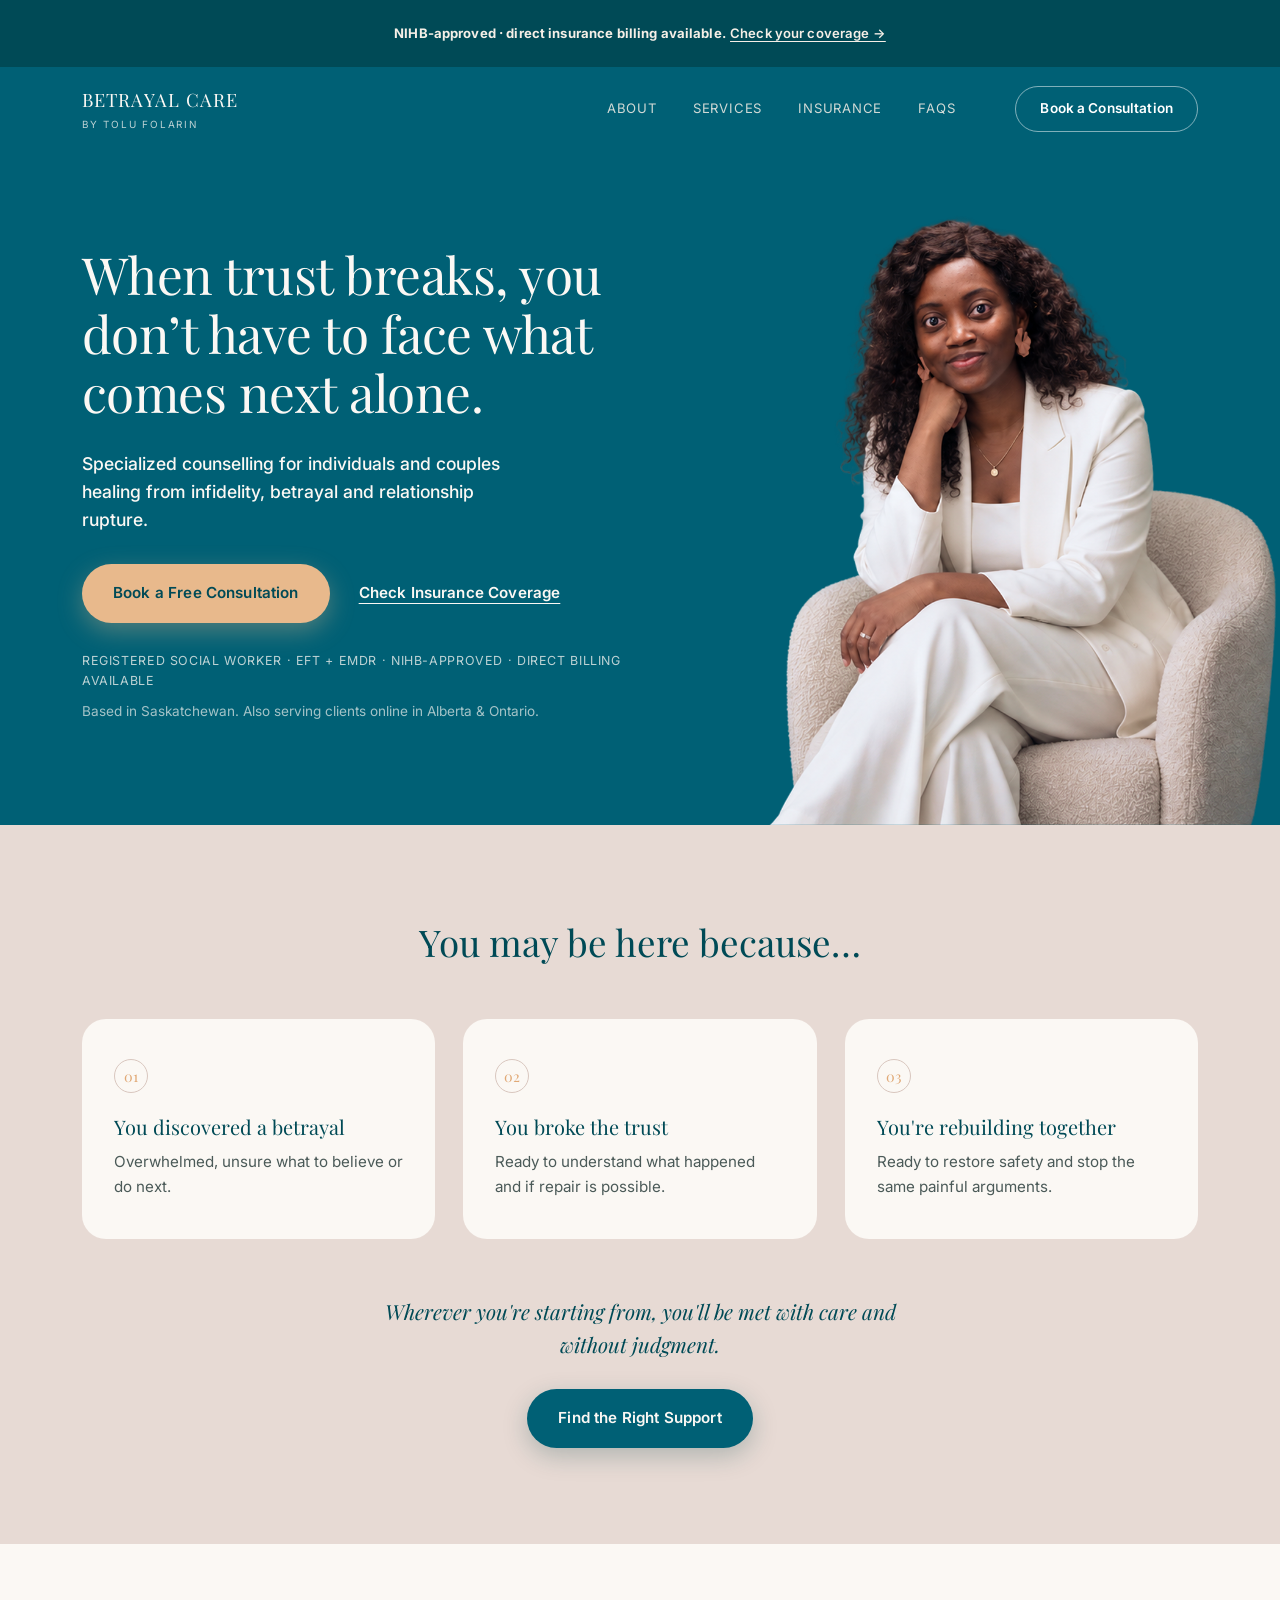
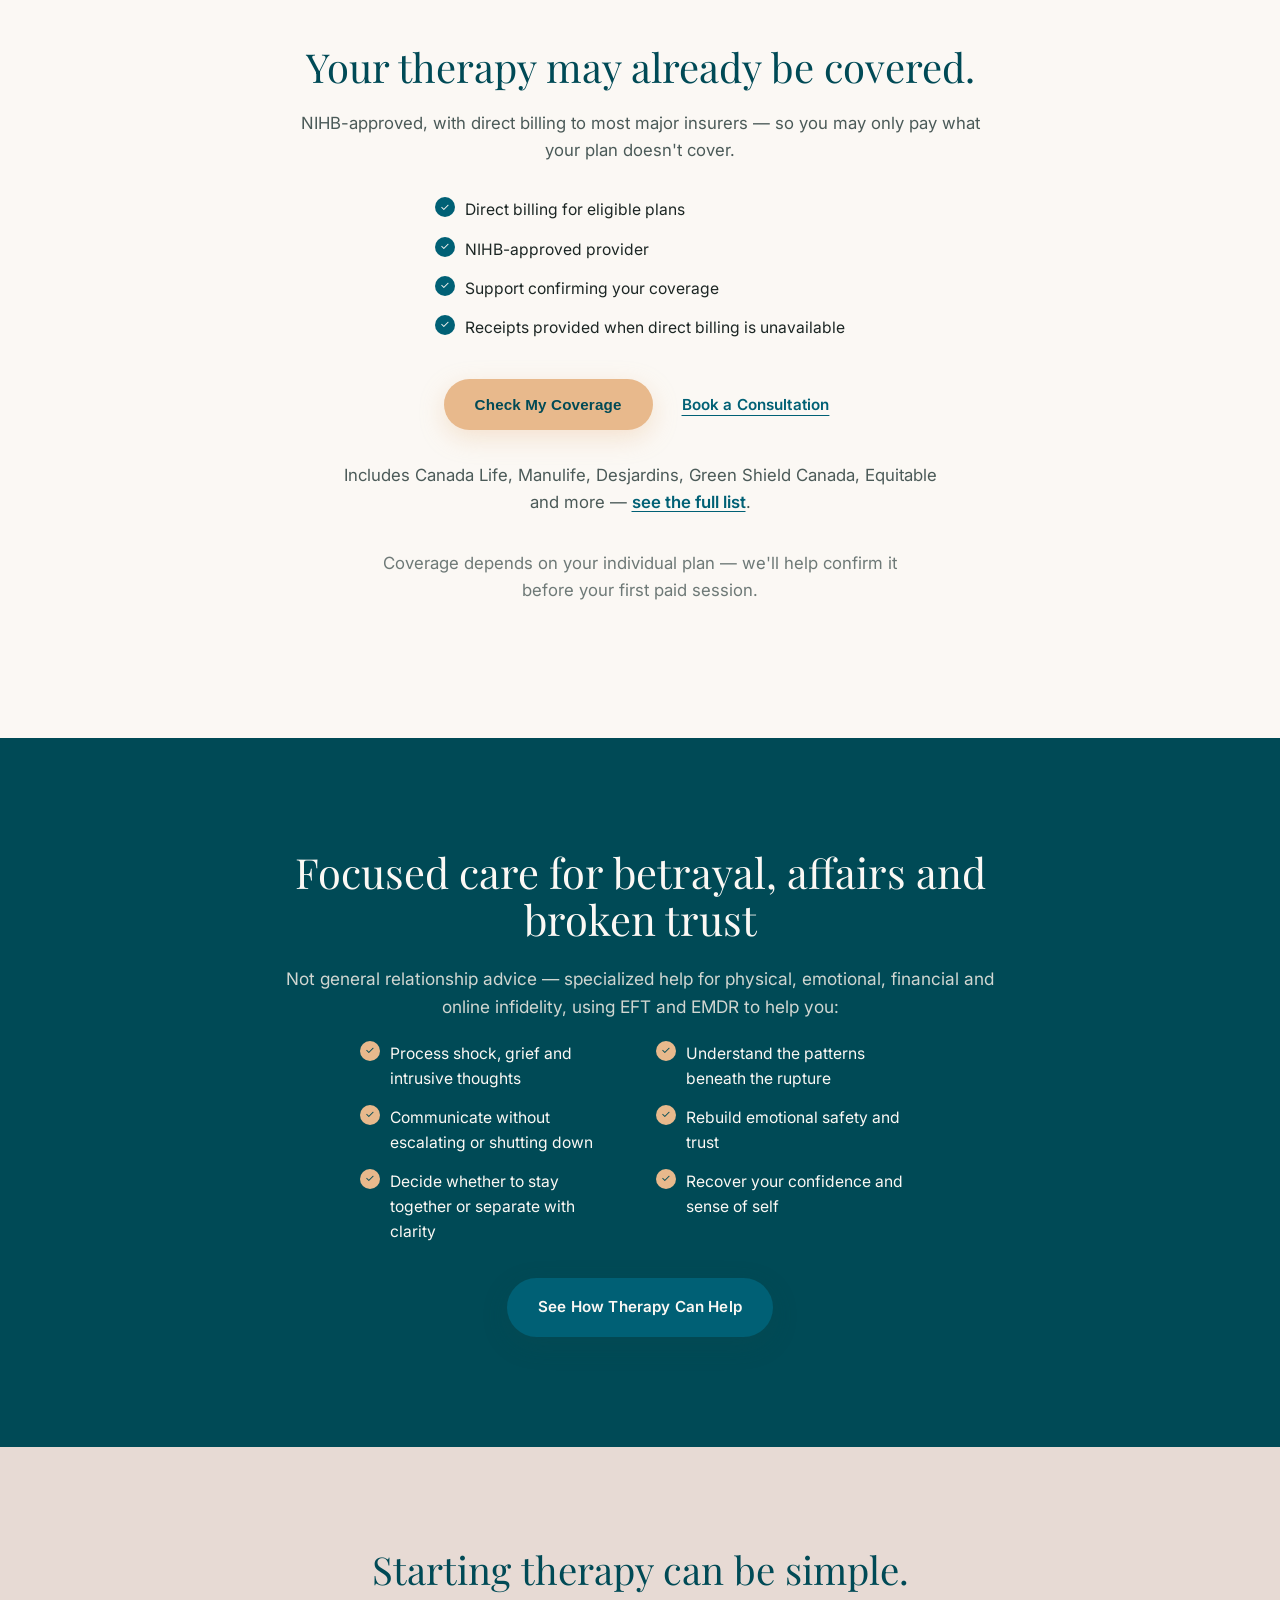
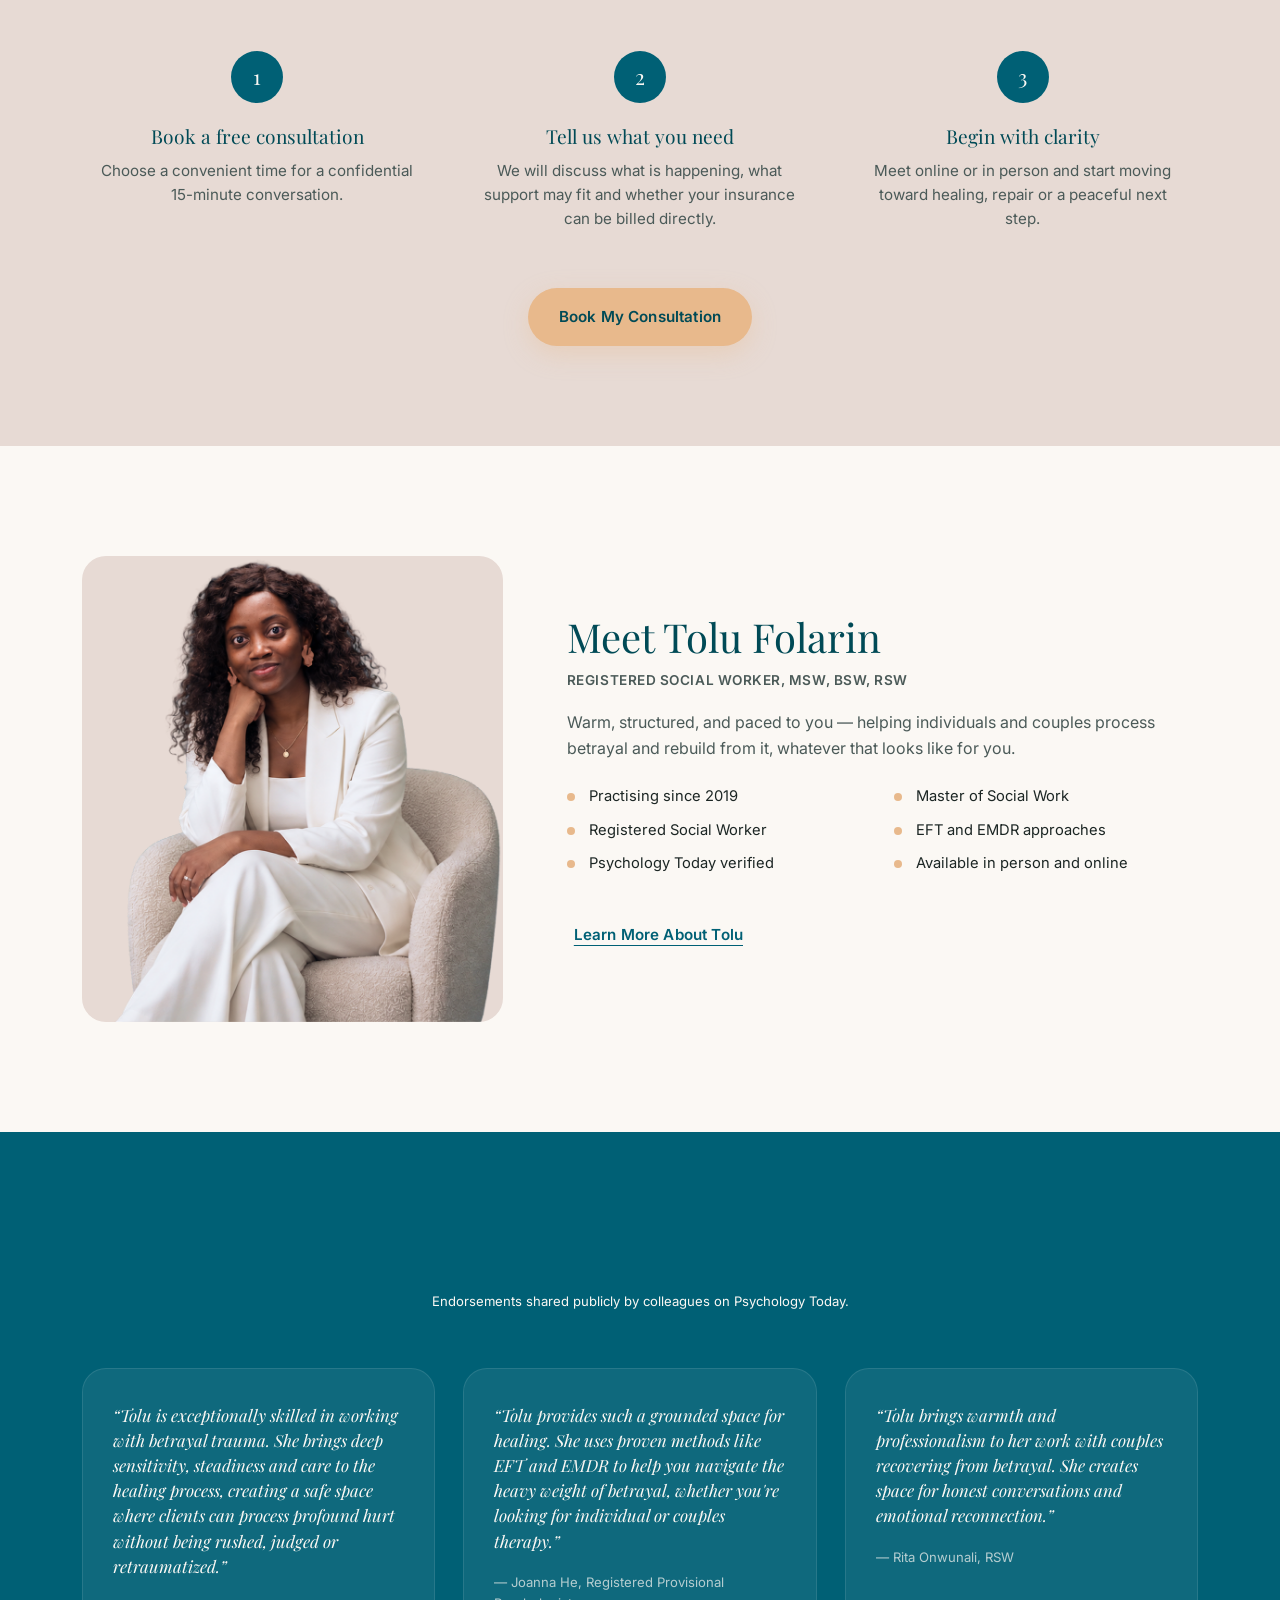
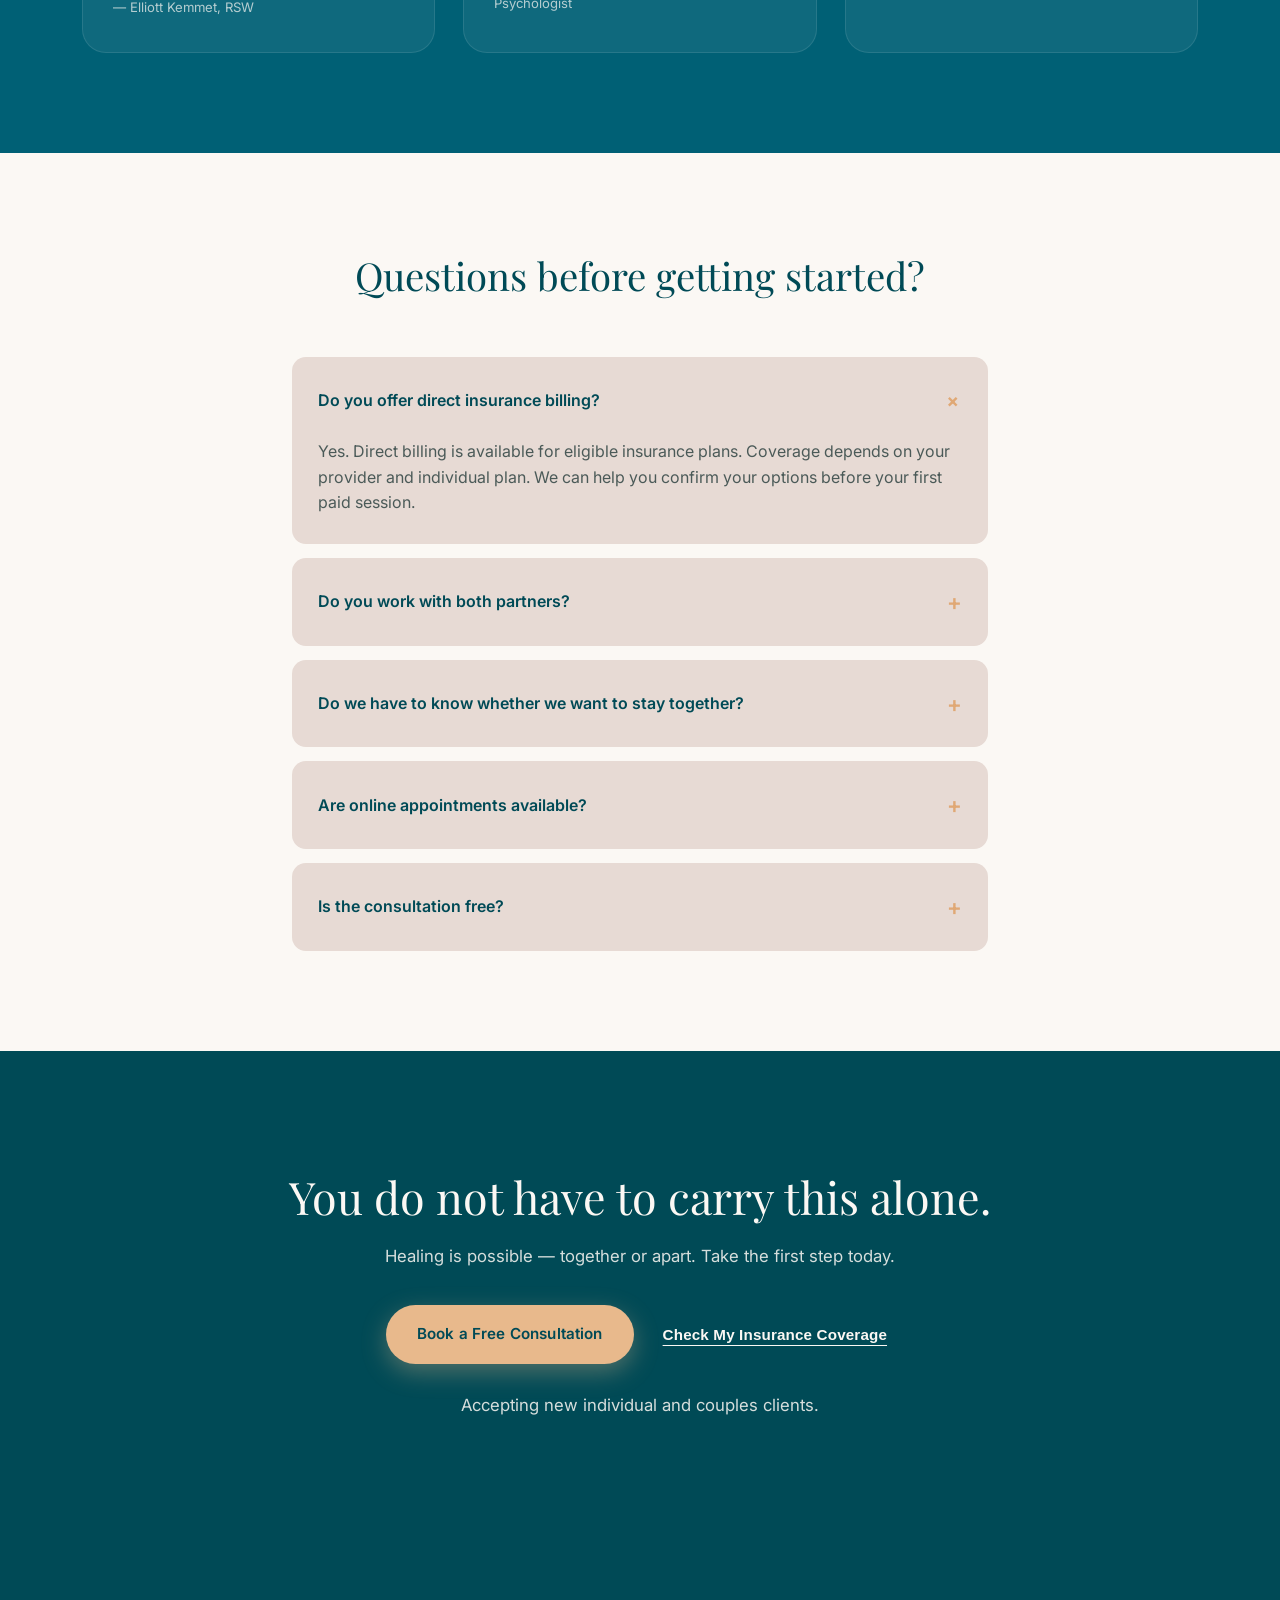
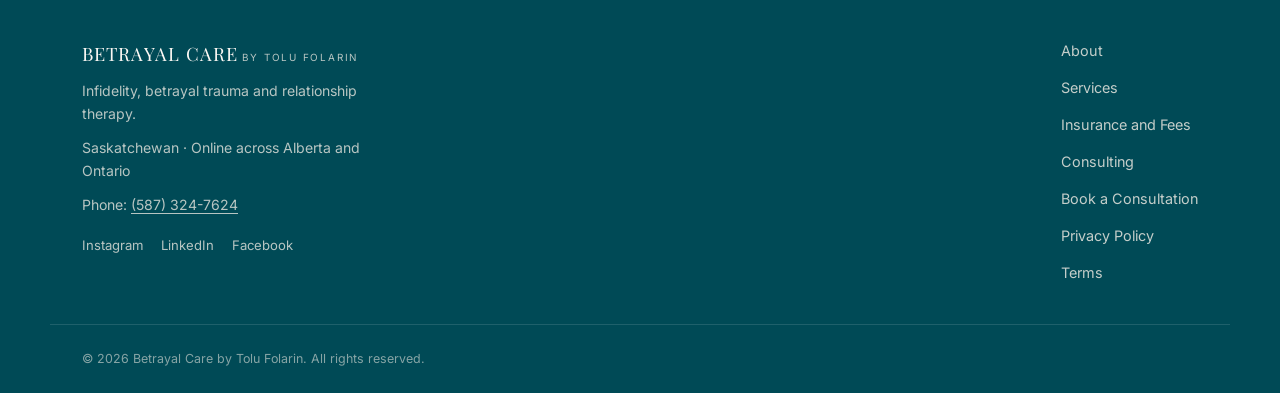
<file: index.html>
<!DOCTYPE html>
<html lang="en">
<head>
<meta charset="UTF-8" />
<meta name="viewport" content="width=device-width, initial-scale=1.0" />
<title>Betrayal Care by Tolu Folarin | Infidelity & Betrayal Trauma Therapy</title>
<meta name="description" content="Specialized counselling for individuals and couples healing from infidelity, betrayal and relationship rupture. Direct insurance billing available. Book a free 15-minute consultation." />
<link rel="preconnect" href="https://fonts.googleapis.com">
<link rel="preconnect" href="https://fonts.gstatic.com" crossorigin>
<link href="https://fonts.googleapis.com/css2?family=Playfair+Display:ital,wght@0,400;0,500;0,600;0,700;1,400;1,500&family=Inter:wght@400;500;600;700&display=swap" rel="stylesheet">
<link rel="stylesheet" href="css/style.css">
</head>
<body>

<!-- Announcement bar -->
<div class="announce-bar">
  <p><strong>NIHB-approved &middot; direct insurance billing available.</strong> <a href="#insurance" class="announce-link">Check your coverage &rarr;</a></p>
</div>

<!-- Header / Nav -->
<header class="site-header" id="site-header">
  <div class="container header-inner">
    <a href="#top" class="logo">
      <span class="logo-main">Betrayal Care</span>
      <span class="logo-sub">by Tolu Folarin</span>
    </a>
    <nav class="main-nav" id="main-nav">
      <a href="about.html">About</a>
      <a href="services.html">Services</a>
      <a href="insurance.html">Insurance</a>
      <a href="#faq">FAQs</a>
    </nav>
    <a href="https://calendly.com/toluladefolarin" target="_blank" rel="noopener" class="btn btn-outline nav-cta">Book a Consultation</a>
    <button class="nav-toggle" id="nav-toggle" aria-label="Open menu" aria-expanded="false">
      <span></span><span></span><span></span>
    </button>
  </div>
</header>

<main id="top">

  <!-- HERO -->
  <section class="hero">
    <div class="container hero-top reveal">
      <h1>When trust breaks, you don&rsquo;t have to face what comes next alone.</h1>
    </div>
    <div class="hero-media reveal" aria-hidden="true">
      <img src="assets/tolu-portrait.png" alt="Tolu Folarin, Registered Social Worker, sitting in a chair" class="hero-portrait" />
    </div>
    <div class="container hero-bottom reveal">
      <p class="hero-lede">Specialized counselling for individuals and couples healing from infidelity, betrayal and relationship rupture.</p>
      <div class="hero-actions">
        <a href="https://calendly.com/toluladefolarin" target="_blank" rel="noopener" class="btn btn-primary">Book a Free Consultation</a>
        <a href="#insurance" class="btn btn-link">Check Insurance Coverage</a>
      </div>
      <p class="trust-line">Registered Social Worker &middot; EFT + EMDR &middot; NIHB-Approved &middot; Direct Billing Available</p>
      <p class="location-line">Based in Saskatchewan. Also serving clients online in Alberta &amp; Ontario.</p>
    </div>
  </section>

  <!-- IDENTIFICATION SECTION -->
  <section class="identify" id="identify">
    <div class="container">
      <h2 class="section-kicker reveal">You may be here because&hellip;</h2>
      <div class="identify-grid">
        <div class="identify-card reveal">
          <span class="identify-num">01</span>
          <h3>You discovered a betrayal</h3>
          <p>Overwhelmed, unsure what to believe or do next.</p>
        </div>
        <div class="identify-card reveal">
          <span class="identify-num">02</span>
          <h3>You broke the trust</h3>
          <p>Ready to understand what happened and if repair is possible.</p>
        </div>
        <div class="identify-card reveal">
          <span class="identify-num">03</span>
          <h3>You're rebuilding together</h3>
          <p>Ready to restore safety and stop the same painful arguments.</p>
        </div>
      </div>
      <div class="identify-close reveal">
        <p>Wherever you're starting from, you'll be met with care and without judgment.</p>
        <a href="#how-i-help" class="btn btn-primary-dark">Find the Right Support</a>
      </div>
    </div>
  </section>

  <!-- INSURANCE SECTION -->
  <section class="insurance" id="insurance">
    <div class="container insurance-inner">
      <div class="insurance-copy reveal">
        <h2>Your therapy may already be covered.</h2>
        <p>NIHB-approved, with direct billing to most major insurers &mdash; so you may only pay what your plan doesn't cover.</p>
        <ul class="check-list">
          <li>Direct billing for eligible plans</li>
          <li>NIHB-approved provider</li>
          <li>Support confirming your coverage</li>
          <li>Receipts provided when direct billing is unavailable</li>
        </ul>
        <div class="hero-actions">
          <button class="btn btn-primary" id="open-coverage-form">Check My Coverage</button>
          <a href="https://calendly.com/toluladefolarin" target="_blank" rel="noopener" class="btn btn-link">Book a Consultation</a>
        </div>
        <p class="insurer-list">Includes Canada Life, Manulife, Desjardins, Green Shield Canada, Equitable and more &mdash; <a href="insurance.html">see the full list</a>.</p>
        <p class="disclaimer">Coverage depends on your individual plan &mdash; we'll help confirm it before your first paid session.</p>
      </div>
    </div>
  </section>

  <!-- SPECIALIZED CARE -->
  <section class="specialized" id="how-i-help">
    <div class="container specialized-inner">
      <div class="specialized-copy reveal">
        <h2>Focused care for betrayal, affairs and broken trust</h2>
        <p class="lede">Not general relationship advice &mdash; specialized help for physical, emotional, financial and online infidelity, using EFT and EMDR to help you:</p>
        <ul class="check-list two-col">
          <li>Process shock, grief and intrusive thoughts</li>
          <li>Understand the patterns beneath the rupture</li>
          <li>Communicate without escalating or shutting down</li>
          <li>Rebuild emotional safety and trust</li>
          <li>Decide whether to stay together or separate with clarity</li>
          <li>Recover your confidence and sense of self</li>
        </ul>
        <a href="#process" class="btn btn-primary-dark">See How Therapy Can Help</a>
      </div>
    </div>
  </section>

  <!-- PROCESS -->
  <section class="process" id="process">
    <div class="container">
      <h2 class="section-title reveal">Starting therapy can be simple.</h2>
      <div class="process-grid">
        <div class="process-step reveal">
          <span class="process-num">1</span>
          <h3>Book a free consultation</h3>
          <p>Choose a convenient time for a confidential 15-minute conversation.</p>
        </div>
        <div class="process-step reveal">
          <span class="process-num">2</span>
          <h3>Tell us what you need</h3>
          <p>We will discuss what is happening, what support may fit and whether your insurance can be billed directly.</p>
        </div>
        <div class="process-step reveal">
          <span class="process-num">3</span>
          <h3>Begin with clarity</h3>
          <p>Meet online or in person and start moving toward healing, repair or a peaceful next step.</p>
        </div>
      </div>
      <div class="process-cta reveal">
        <a href="https://calendly.com/toluladefolarin" target="_blank" rel="noopener" class="btn btn-primary">Book My Consultation</a>
      </div>
    </div>
  </section>

  <!-- ABOUT -->
  <section class="about" id="about">
    <div class="container about-inner">
      <div class="about-media reveal">
        <img src="assets/tolu-portrait.png" alt="Tolu Folarin, Registered Social Worker" />
      </div>
      <div class="about-copy reveal">
        <h2>Meet Tolu Folarin</h2>
        <p class="about-credentials">Registered Social Worker, MSW, BSW, RSW</p>
        <p>Warm, structured, and paced to you &mdash; helping individuals and couples process betrayal and rebuild from it, whatever that looks like for you.</p>
        <ul class="trust-points">
          <li>Practising since 2019</li>
          <li>Master of Social Work</li>
          <li>Registered Social Worker</li>
          <li>EFT and EMDR approaches</li>
          <li>Psychology Today verified</li>
          <li>Available in person and online</li>
        </ul>
        <a href="about.html" class="btn btn-link">Learn More About Tolu</a>
      </div>
    </div>
  </section>

  <!-- TESTIMONIALS -->
  <section class="testimonials" id="testimonials">
    <div class="container">
      <h2 class="section-title reveal">Trusted by fellow professionals</h2>
      <p class="testimonial-note reveal">Endorsements shared publicly by colleagues on Psychology Today.</p>
      <div class="testimonial-grid">
        <blockquote class="testimonial reveal">
          <p>&ldquo;Tolu is exceptionally skilled in working with betrayal trauma. She brings deep sensitivity, steadiness and care to the healing process, creating a safe space where clients can process profound hurt without being rushed, judged or retraumatized.&rdquo;</p>
          <footer>&mdash; Elliott Kemmet, RSW</footer>
        </blockquote>
        <blockquote class="testimonial reveal">
          <p>&ldquo;Tolu provides such a grounded space for healing. She uses proven methods like EFT and EMDR to help you navigate the heavy weight of betrayal, whether you're looking for individual or couples therapy.&rdquo;</p>
          <footer>&mdash; Joanna He, Registered Provisional Psychologist</footer>
        </blockquote>
        <blockquote class="testimonial reveal">
          <p>&ldquo;Tolu brings warmth and professionalism to her work with couples recovering from betrayal. She creates space for honest conversations and emotional reconnection.&rdquo;</p>
          <footer>&mdash; Rita Onwunali, RSW</footer>
        </blockquote>
      </div>
    </div>
  </section>

  <!-- FAQ -->
  <section class="faq" id="faq">
    <div class="container faq-inner">
      <h2 class="section-title reveal">Questions before getting started?</h2>
      <div class="faq-list">
        <details class="faq-item reveal" open>
          <summary>Do you offer direct insurance billing?</summary>
          <p>Yes. Direct billing is available for eligible insurance plans. Coverage depends on your provider and individual plan. We can help you confirm your options before your first paid session.</p>
        </details>
        <details class="faq-item reveal">
          <summary>Do you work with both partners?</summary>
          <p>Yes. Tolu works with couples as well as individuals who have been betrayed or were responsible for the betrayal.</p>
        </details>
        <details class="faq-item reveal">
          <summary>Do we have to know whether we want to stay together?</summary>
          <p>No. You do not need to make that decision before beginning therapy. Sessions can help you process what happened and determine your next step with greater clarity.</p>
        </details>
        <details class="faq-item reveal">
          <summary>Are online appointments available?</summary>
          <p>Yes. Secure online sessions are available across Saskatchewan, Alberta and Ontario, with in-person availability in Alberta.</p>
        </details>
        <details class="faq-item reveal">
          <summary>Is the consultation free?</summary>
          <p>Yes. The initial 15-minute consultation is free and helps determine whether the service is the right fit for you.</p>
        </details>
      </div>
    </div>
  </section>

  <!-- FINAL CTA -->
  <section class="final-cta" id="book">
    <div class="container reveal">
      <h2>You do not have to carry this alone.</h2>
      <p>Healing is possible &mdash; together or apart. Take the first step today.</p>
      <div class="hero-actions center">
        <a href="https://calendly.com/toluladefolarin" target="_blank" rel="noopener" class="btn btn-primary">Book a Free Consultation</a>
        <button class="btn btn-link btn-link-light" id="open-coverage-form-2">Check My Insurance Coverage</button>
      </div>
      <p class="accepting-line">Accepting new individual and couples clients.</p>
    </div>
  </section>

</main>

<!-- FOOTER -->
<footer class="site-footer">
  <div class="container footer-inner">
    <div class="footer-brand">
      <span class="logo-main">Betrayal Care</span>
      <span class="logo-sub">by Tolu Folarin</span>
      <p>Infidelity, betrayal trauma and relationship therapy.</p>
      <p class="footer-location">Saskatchewan &middot; Online across Alberta and Ontario</p>
      <p class="footer-phone">Phone: <a href="tel:5873247624">(587) 324-7624</a></p>
      <div class="footer-social">
        <a href="https://www.instagram.com/tolu_folarin" target="_blank" rel="noopener">Instagram</a>
        <a href="https://www.linkedin.com/in/tolulade-folarin/" target="_blank" rel="noopener">LinkedIn</a>
        <a href="https://www.facebook.com/share/7ZRstHZGV8TfETGj/?mibextid=qi2Omg" target="_blank" rel="noopener">Facebook</a>
      </div>
    </div>
    <div class="footer-links">
      <a href="about.html">About</a>
      <a href="services.html">Services</a>
      <a href="insurance.html">Insurance and Fees</a>
      <a href="consulting.html">Consulting</a>
      <a href="https://calendly.com/toluladefolarin" target="_blank" rel="noopener">Book a Consultation</a>
      <a href="#">Privacy Policy</a>
      <a href="#">Terms</a>
    </div>
  </div>
  <div class="container footer-bottom">
    <p>&copy; <span id="year"></span> Betrayal Care by Tolu Folarin. All rights reserved.</p>
  </div>
</footer>

<!-- COVERAGE FORM MODAL -->
<div class="modal-overlay" id="coverage-modal">
  <div class="modal" role="dialog" aria-modal="true" aria-labelledby="modal-title">
    <button class="modal-close" id="modal-close" aria-label="Close">&times;</button>
    <h3 id="modal-title">Check my insurance coverage</h3>
    <p class="modal-sub">Share a few details and we will confirm what your plan covers before you book a paid session.</p>
    <form id="coverage-form">
      <label>Full name<input type="text" name="name" required></label>
      <label>Email<input type="email" name="email" required></label>
      <label>Phone number<input type="tel" name="phone" required></label>
      <label>Insurance provider
        <select name="provider" id="provider-select">
          <option value="">Select your provider</option>
          <option>Canada Life</option>
          <option>Manulife Financial</option>
          <option>Beneva</option>
          <option>Desjardins Insurance</option>
          <option>ClaimSecure</option>
          <option>Green Shield Canada (GMS)</option>
          <option>Industrial Alliance (iA)</option>
          <option>Johnston Group</option>
          <option>CINUP</option>
          <option>GroupHEALTH</option>
          <option>GroupSource</option>
          <option>Equitable</option>
          <option>First Canadian</option>
          <option>Maximum Benefit</option>
          <option>People Corporation</option>
          <option>RWAM</option>
          <option>Simply Benefits</option>
          <option>UV Insurance</option>
          <option>BPA &ndash; Benefit Plan Administrators</option>
          <option>Cowan Insurance Group</option>
          <option>Manion</option>
          <option>MDM Insurance Services</option>
          <option>TELUS AdjudiCare</option>
          <option>Union Benefits</option>
          <option>AGA Financial Group</option>
          <option>Chambers of Commerce Group Insurance Plan</option>
          <option>Canadian Construction Workers Union</option>
          <option>LiUNA Local 183</option>
          <option>LiUNA Local 506</option>
          <option value="other">Other (not listed)</option>
        </select>
      </label>
      <label id="provider-other-wrap" hidden>Please specify your provider<input type="text" name="providerOther" id="provider-other-input"></label>
      <label>Type of therapy
        <select name="therapyType">
          <option value="individual">Individual therapy</option>
          <option value="couples">Couples therapy</option>
        </select>
      </label>
      <label>Preferred contact method
        <select name="contactMethod">
          <option value="email">Email</option>
          <option value="phone">Phone</option>
        </select>
      </label>
      <button type="submit" class="btn btn-primary btn-full">Send My Request</button>
      <p class="form-note">We will never ask for full policy numbers through this form.</p>
    </form>
    <div class="form-success" id="form-success" hidden>
      <p>Thank you. We will be in touch shortly to confirm your coverage.</p>
    </div>
  </div>
</div>

<script src="js/main.js?v=2"></script>
</body>
</html>
</file>
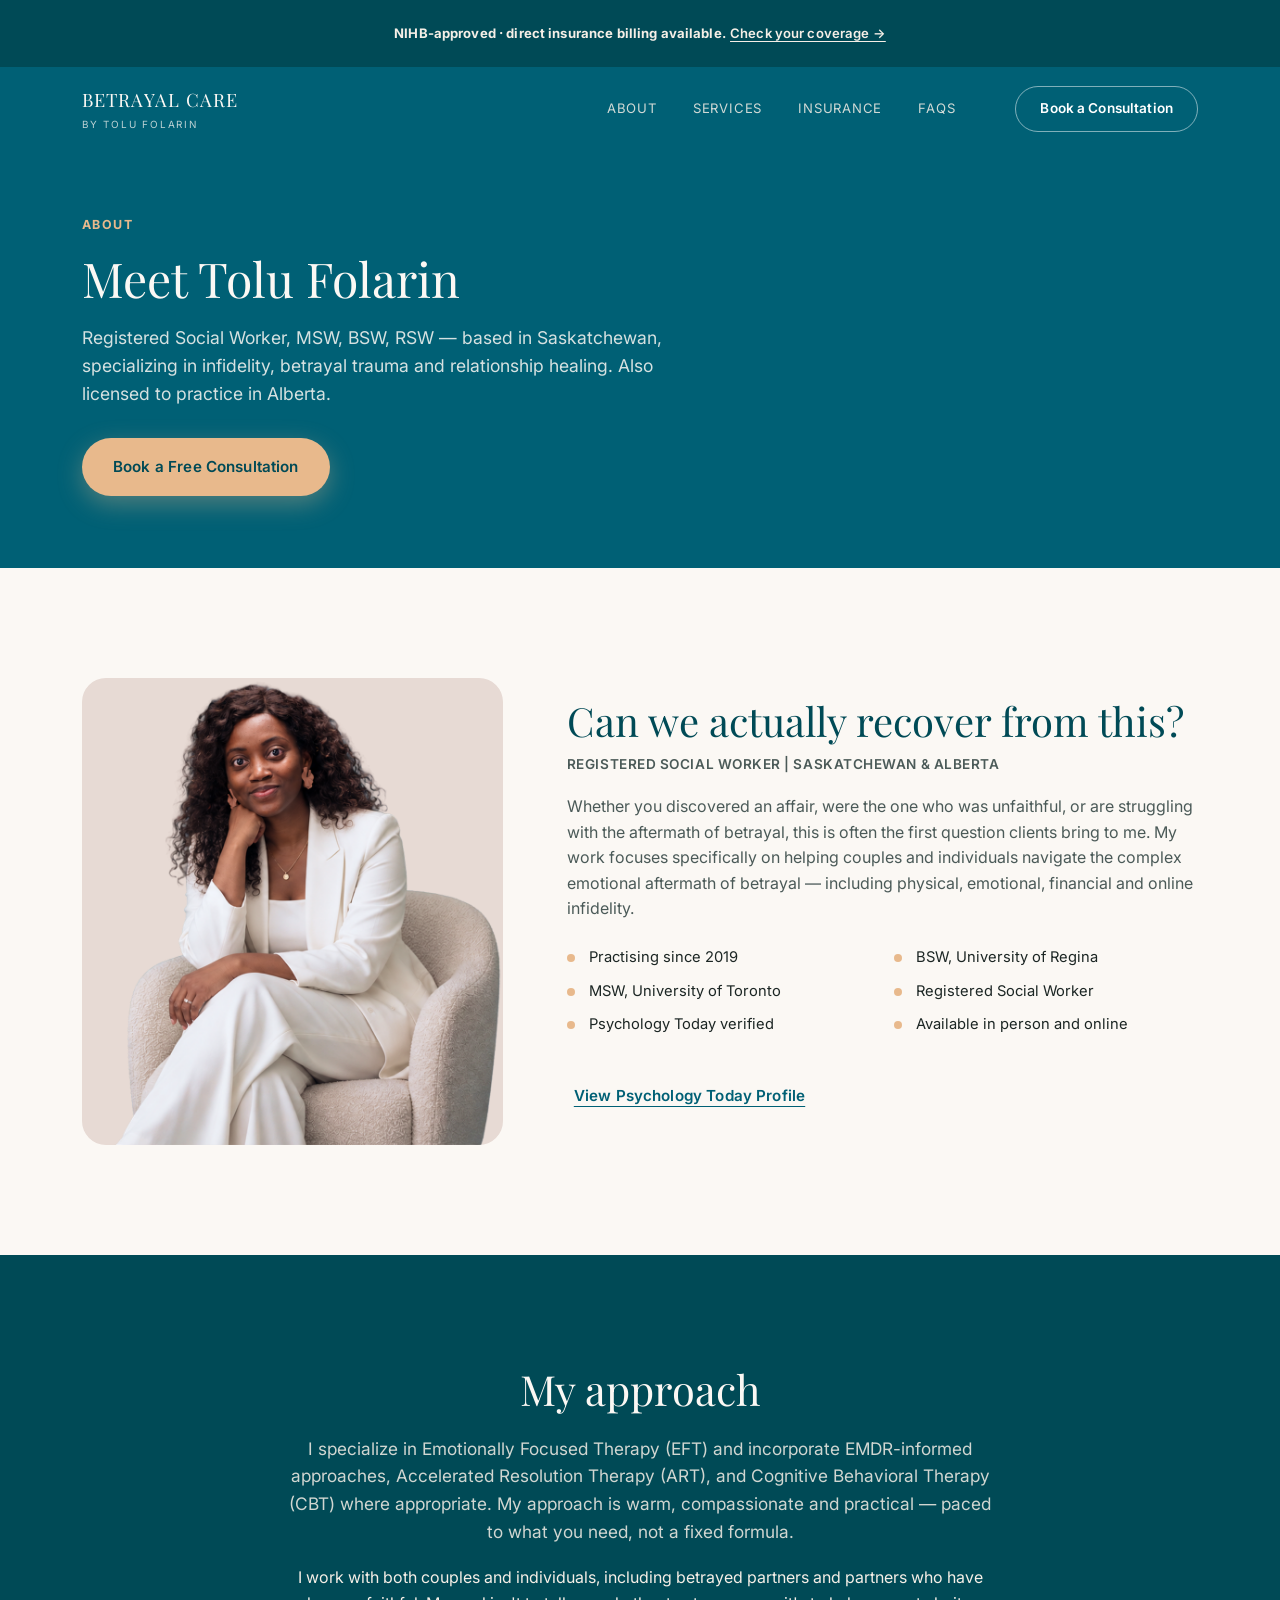
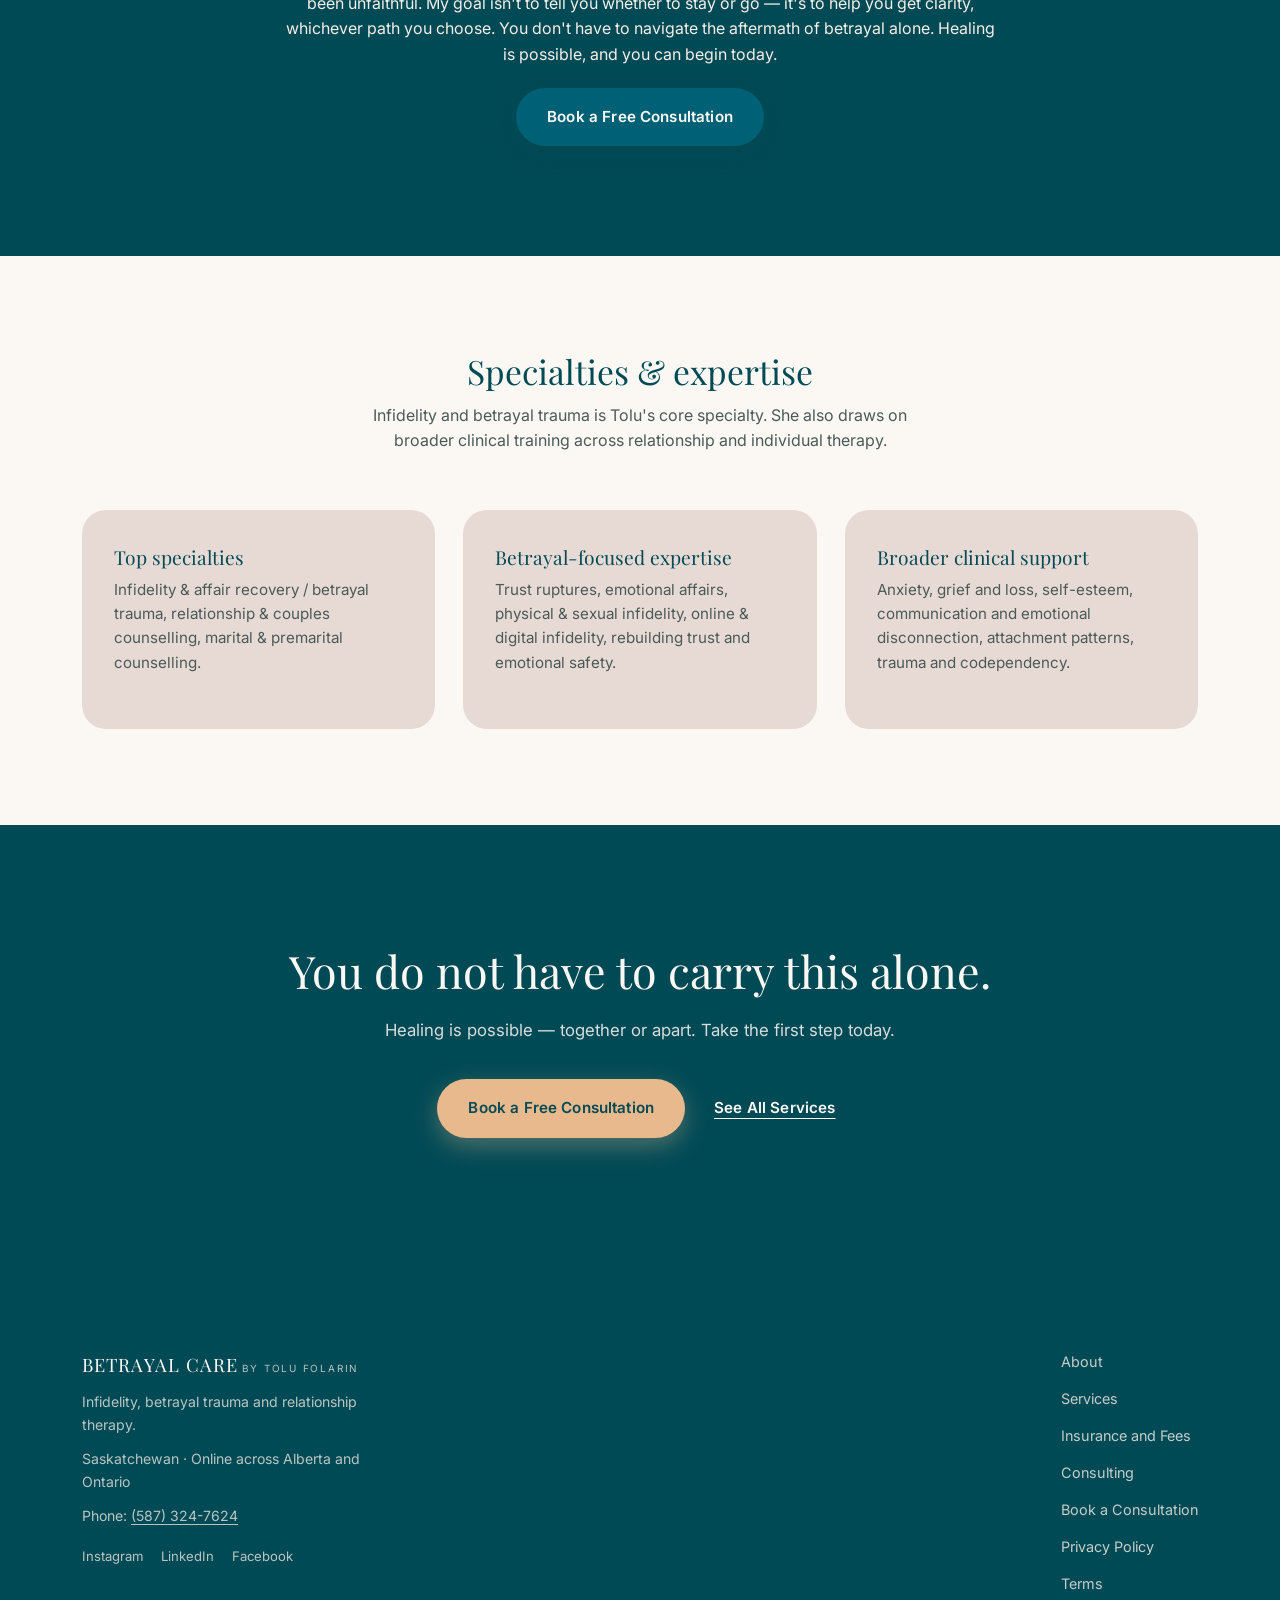
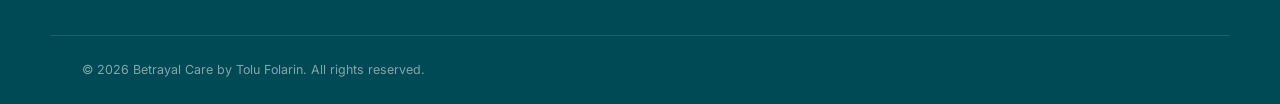
<file: about.html>
<!DOCTYPE html>
<html lang="en">
<head>
<meta charset="UTF-8" />
<meta name="viewport" content="width=device-width, initial-scale=1.0" />
<title>About Tolu Folarin | Betrayal Care</title>
<meta name="description" content="Tolu Folarin is a Registered Social Worker based in Saskatchewan, specializing in infidelity, betrayal trauma and relationship healing." />
<link rel="preconnect" href="https://fonts.googleapis.com">
<link rel="preconnect" href="https://fonts.gstatic.com" crossorigin>
<link href="https://fonts.googleapis.com/css2?family=Playfair+Display:ital,wght@0,400;0,500;0,600;0,700;1,400;1,500&family=Inter:wght@400;500;600;700&display=swap" rel="stylesheet">
<link rel="stylesheet" href="css/style.css">
</head>
<body>

<!-- Announcement bar -->
<div class="announce-bar">
  <p><strong>NIHB-approved &middot; direct insurance billing available.</strong> <a href="insurance.html" class="announce-link">Check your coverage &rarr;</a></p>
</div>

<!-- Header / Nav -->
<header class="site-header" id="site-header">
  <div class="container header-inner">
    <a href="index.html" class="logo">
      <span class="logo-main">Betrayal Care</span>
      <span class="logo-sub">by Tolu Folarin</span>
    </a>
    <nav class="main-nav" id="main-nav">
      <a href="about.html">About</a>
      <a href="services.html">Services</a>
      <a href="insurance.html">Insurance</a>
      <a href="index.html#faq">FAQs</a>
    </nav>
    <a href="https://calendly.com/toluladefolarin" target="_blank" rel="noopener" class="btn btn-outline nav-cta">Book a Consultation</a>
    <button class="nav-toggle" id="nav-toggle" aria-label="Open menu" aria-expanded="false">
      <span></span><span></span><span></span>
    </button>
  </div>
</header>

<main id="top">

  <!-- PAGE INTRO -->
  <section class="page-intro">
    <div class="container">
      <p class="page-kicker">About</p>
      <h1>Meet Tolu Folarin</h1>
      <p class="page-lede">Registered Social Worker, MSW, BSW, RSW &mdash; based in Saskatchewan, specializing in infidelity, betrayal trauma and relationship healing. Also licensed to practice in Alberta.</p>
      <a href="https://calendly.com/toluladefolarin" target="_blank" rel="noopener" class="btn btn-primary">Book a Free Consultation</a>
    </div>
  </section>

  <!-- ABOUT NARRATIVE -->
  <section class="about" id="about">
    <div class="container about-inner">
      <div class="about-media reveal">
        <img src="assets/tolu-portrait.png" alt="Tolu Folarin, Registered Social Worker" />
      </div>
      <div class="about-copy reveal">
        <h2>Can we actually recover from this?</h2>
        <p class="about-credentials">Registered Social Worker | Saskatchewan &amp; Alberta</p>
        <p>Whether you discovered an affair, were the one who was unfaithful, or are struggling with the aftermath of betrayal, this is often the first question clients bring to me. My work focuses specifically on helping couples and individuals navigate the complex emotional aftermath of betrayal &mdash; including physical, emotional, financial and online infidelity.</p>
        <ul class="trust-points">
          <li>Practising since 2019</li>
          <li>BSW, University of Regina</li>
          <li>MSW, University of Toronto</li>
          <li>Registered Social Worker</li>
          <li>Psychology Today verified</li>
          <li>Available in person and online</li>
        </ul>
        <a href="https://www.psychologytoday.com/ca/therapists/tolu-folarin-infidelity-betrayal-trauma-therapy-calgary-ab/1690130" target="_blank" rel="noopener" class="btn btn-link">View Psychology Today Profile</a>
      </div>
    </div>
  </section>

  <!-- APPROACH -->
  <section class="specialized" id="approach">
    <div class="container specialized-inner">
      <div class="specialized-copy reveal">
        <h2>My approach</h2>
        <p class="lede">I specialize in Emotionally Focused Therapy (EFT) and incorporate EMDR-informed approaches, Accelerated Resolution Therapy (ART), and Cognitive Behavioral Therapy (CBT) where appropriate. My approach is warm, compassionate and practical &mdash; paced to what you need, not a fixed formula.</p>
        <p>I work with both couples and individuals, including betrayed partners and partners who have been unfaithful. My goal isn't to tell you whether to stay or go &mdash; it's to help you get clarity, whichever path you choose. You don't have to navigate the aftermath of betrayal alone. Healing is possible, and you can begin today.</p>
        <a href="https://calendly.com/toluladefolarin" target="_blank" rel="noopener" class="btn btn-primary-dark">Book a Free Consultation</a>
      </div>
    </div>
  </section>

  <!-- SPECIALTIES -->
  <section class="services-section">
    <div class="container">
      <h2 class="services-grid-title">Specialties &amp; expertise</h2>
      <p class="services-grid-sub">Infidelity and betrayal trauma is Tolu's core specialty. She also draws on broader clinical training across relationship and individual therapy.</p>
      <div class="service-grid">
        <div class="service-card">
          <h3>Top specialties</h3>
          <p>Infidelity &amp; affair recovery / betrayal trauma, relationship &amp; couples counselling, marital &amp; premarital counselling.</p>
        </div>
        <div class="service-card">
          <h3>Betrayal-focused expertise</h3>
          <p>Trust ruptures, emotional affairs, physical &amp; sexual infidelity, online &amp; digital infidelity, rebuilding trust and emotional safety.</p>
        </div>
        <div class="service-card">
          <h3>Broader clinical support</h3>
          <p>Anxiety, grief and loss, self-esteem, communication and emotional disconnection, attachment patterns, trauma and codependency.</p>
        </div>
      </div>
    </div>
  </section>

  <!-- FINAL CTA -->
  <section class="final-cta">
    <div class="container reveal">
      <h2>You do not have to carry this alone.</h2>
      <p>Healing is possible &mdash; together or apart. Take the first step today.</p>
      <div class="hero-actions center">
        <a href="https://calendly.com/toluladefolarin" target="_blank" rel="noopener" class="btn btn-primary">Book a Free Consultation</a>
        <a href="services.html" class="btn btn-link btn-link-light">See All Services</a>
      </div>
    </div>
  </section>

</main>

<!-- FOOTER -->
<footer class="site-footer">
  <div class="container footer-inner">
    <div class="footer-brand">
      <span class="logo-main">Betrayal Care</span>
      <span class="logo-sub">by Tolu Folarin</span>
      <p>Infidelity, betrayal trauma and relationship therapy.</p>
      <p class="footer-location">Saskatchewan &middot; Online across Alberta and Ontario</p>
      <p class="footer-phone">Phone: <a href="tel:5873247624">(587) 324-7624</a></p>
      <div class="footer-social">
        <a href="https://www.instagram.com/tolu_folarin" target="_blank" rel="noopener">Instagram</a>
        <a href="https://www.linkedin.com/in/tolulade-folarin/" target="_blank" rel="noopener">LinkedIn</a>
        <a href="https://www.facebook.com/share/7ZRstHZGV8TfETGj/?mibextid=qi2Omg" target="_blank" rel="noopener">Facebook</a>
      </div>
    </div>
    <div class="footer-links">
      <a href="about.html">About</a>
      <a href="services.html">Services</a>
      <a href="insurance.html">Insurance and Fees</a>
      <a href="consulting.html">Consulting</a>
      <a href="https://calendly.com/toluladefolarin" target="_blank" rel="noopener">Book a Consultation</a>
      <a href="#">Privacy Policy</a>
      <a href="#">Terms</a>
    </div>
  </div>
  <div class="container footer-bottom">
    <p>&copy; <span id="year"></span> Betrayal Care by Tolu Folarin. All rights reserved.</p>
  </div>
</footer>

<script src="js/main.js?v=2"></script>
</body>
</html>
</file>
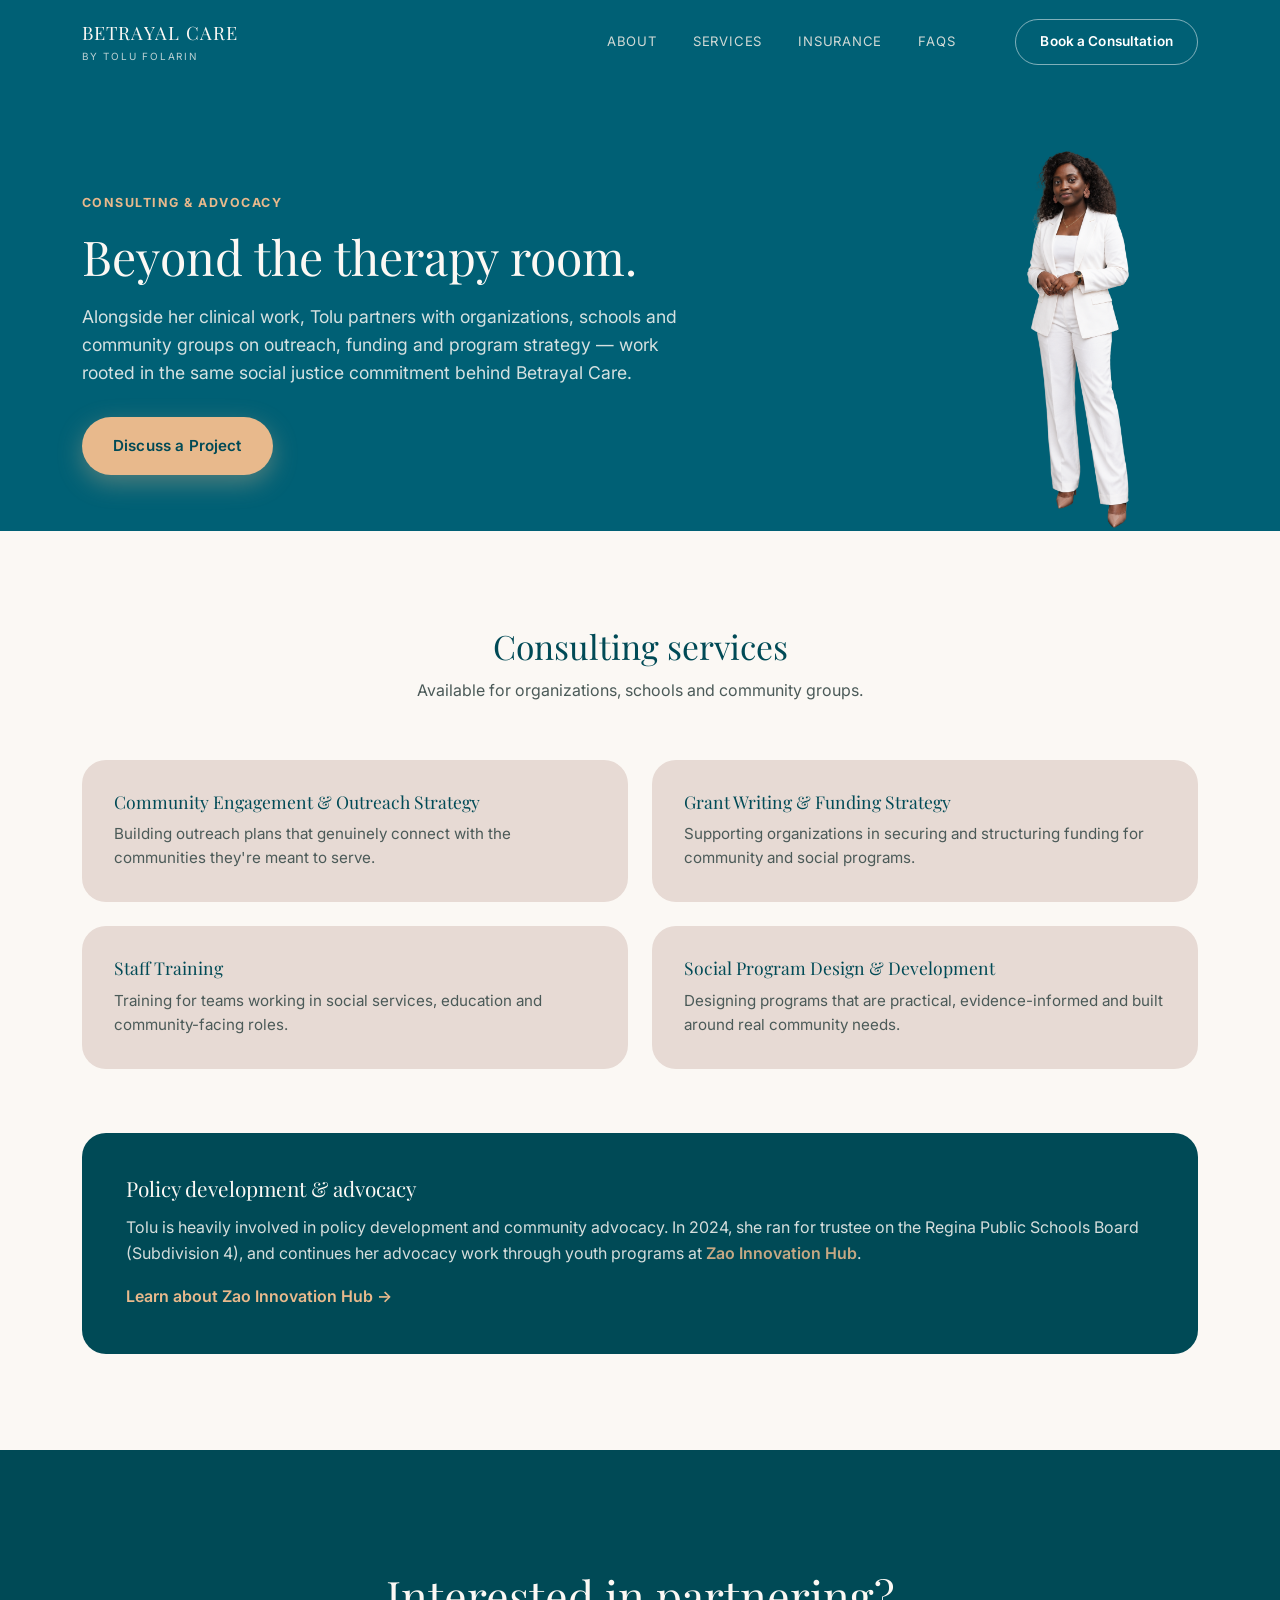
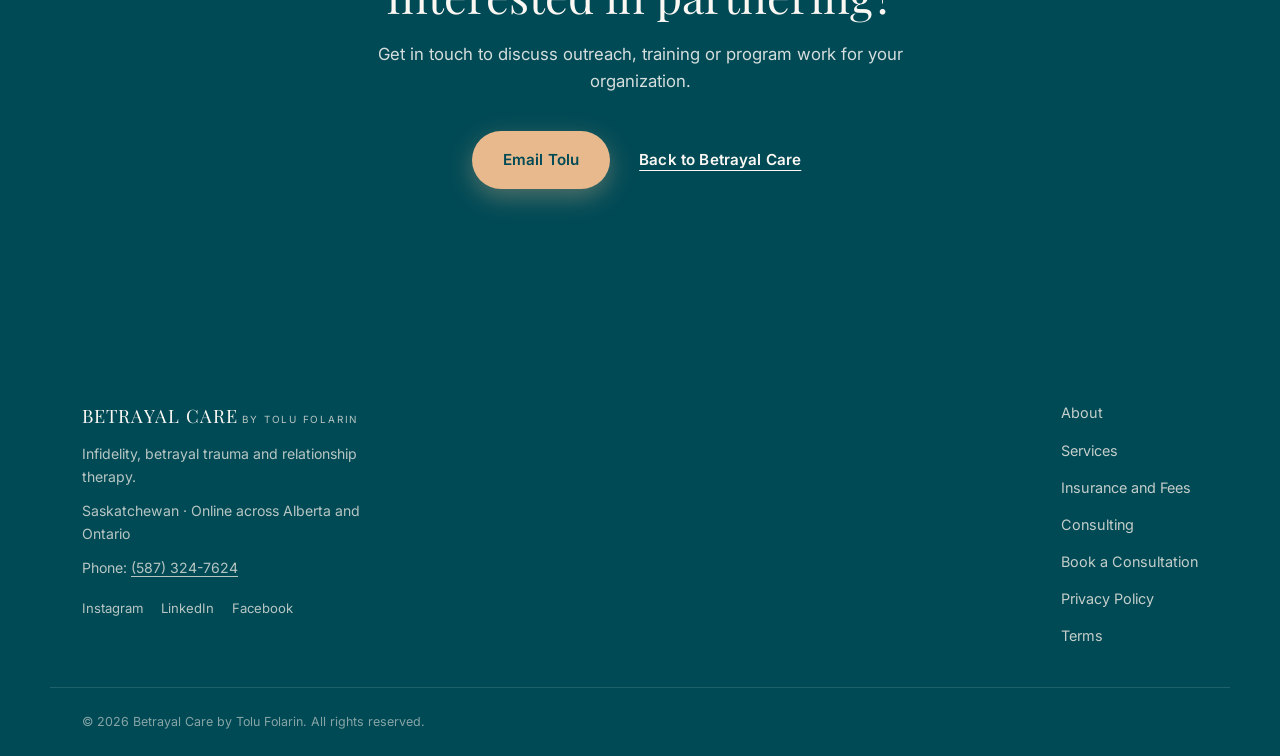
<file: consulting.html>
<!DOCTYPE html>
<html lang="en">
<head>
<meta charset="UTF-8" />
<meta name="viewport" content="width=device-width, initial-scale=1.0" />
<title>Consulting &amp; Advocacy | Tolu Folarin</title>
<meta name="description" content="Tolu Folarin partners with organizations and communities on outreach strategy, grant writing, staff training, program design and policy advocacy." />
<link rel="preconnect" href="https://fonts.googleapis.com">
<link rel="preconnect" href="https://fonts.gstatic.com" crossorigin>
<link href="https://fonts.googleapis.com/css2?family=Playfair+Display:ital,wght@0,400;0,500;0,600;0,700;1,400;1,500&family=Inter:wght@400;500;600;700&display=swap" rel="stylesheet">
<link rel="stylesheet" href="css/style.css">
</head>
<body>

<!-- Header / Nav (Consulting is intentionally footer-linked only, kept out
     of the main nav so it doesn't compete with the counselling services). -->
<header class="site-header" id="site-header">
  <div class="container header-inner">
    <a href="index.html" class="logo">
      <span class="logo-main">Betrayal Care</span>
      <span class="logo-sub">by Tolu Folarin</span>
    </a>
    <nav class="main-nav" id="main-nav">
      <a href="about.html">About</a>
      <a href="services.html">Services</a>
      <a href="insurance.html">Insurance</a>
      <a href="index.html#faq">FAQs</a>
    </nav>
    <a href="https://calendly.com/toluladefolarin" target="_blank" rel="noopener" class="btn btn-outline nav-cta">Book a Consultation</a>
    <button class="nav-toggle" id="nav-toggle" aria-label="Open menu" aria-expanded="false">
      <span></span><span></span><span></span>
    </button>
  </div>
</header>

<main id="top">

  <!-- PAGE INTRO -->
  <section class="page-intro consulting-intro">
    <div class="container consulting-intro-inner">
      <div class="consulting-intro-copy">
        <p class="page-kicker">Consulting &amp; Advocacy</p>
        <h1>Beyond the therapy room.</h1>
        <p class="page-lede">Alongside her clinical work, Tolu partners with organizations, schools and community groups on outreach, funding and program strategy &mdash; work rooted in the same social justice commitment behind Betrayal Care.</p>
        <a href="mailto:tolu.folarintherapy@gmail.com" class="btn btn-primary">Discuss a Project</a>
      </div>
      <div class="consulting-intro-media reveal" aria-hidden="true">
        <img src="assets/tolu-about-standing.png" alt="Tolu Folarin" />
      </div>
    </div>
  </section>

  <!-- CONSULTING AREAS -->
  <section class="consulting-section">
    <div class="container">
      <h2 class="services-grid-title">Consulting services</h2>
      <p class="services-grid-sub">Available for organizations, schools and community groups.</p>
      <div class="consulting-grid">
        <div class="consulting-card reveal">
          <h3>Community Engagement &amp; Outreach Strategy</h3>
          <p>Building outreach plans that genuinely connect with the communities they're meant to serve.</p>
        </div>
        <div class="consulting-card reveal">
          <h3>Grant Writing &amp; Funding Strategy</h3>
          <p>Supporting organizations in securing and structuring funding for community and social programs.</p>
        </div>
        <div class="consulting-card reveal">
          <h3>Staff Training</h3>
          <p>Training for teams working in social services, education and community-facing roles.</p>
        </div>
        <div class="consulting-card reveal">
          <h3>Social Program Design &amp; Development</h3>
          <p>Designing programs that are practical, evidence-informed and built around real community needs.</p>
        </div>
      </div>

      <div class="consulting-advocacy reveal">
        <h3>Policy development &amp; advocacy</h3>
        <p>Tolu is heavily involved in policy development and community advocacy. In 2024, she ran for trustee on the Regina Public Schools Board (Subdivision 4), and continues her advocacy work through youth programs at <a href="https://zaoinnovationhub.com/" target="_blank" rel="noopener">Zao Innovation Hub</a>.</p>
        <a href="https://zaoinnovationhub.com/" target="_blank" rel="noopener">Learn about Zao Innovation Hub &rarr;</a>
      </div>
    </div>
  </section>

  <!-- FINAL CTA -->
  <section class="final-cta">
    <div class="container reveal">
      <h2>Interested in partnering?</h2>
      <p>Get in touch to discuss outreach, training or program work for your organization.</p>
      <div class="hero-actions center">
        <a href="mailto:tolu.folarintherapy@gmail.com" class="btn btn-primary">Email Tolu</a>
        <a href="index.html" class="btn btn-link btn-link-light">Back to Betrayal Care</a>
      </div>
    </div>
  </section>

</main>

<!-- FOOTER -->
<footer class="site-footer">
  <div class="container footer-inner">
    <div class="footer-brand">
      <span class="logo-main">Betrayal Care</span>
      <span class="logo-sub">by Tolu Folarin</span>
      <p>Infidelity, betrayal trauma and relationship therapy.</p>
      <p class="footer-location">Saskatchewan &middot; Online across Alberta and Ontario</p>
      <p class="footer-phone">Phone: <a href="tel:5873247624">(587) 324-7624</a></p>
      <div class="footer-social">
        <a href="https://www.instagram.com/tolu_folarin" target="_blank" rel="noopener">Instagram</a>
        <a href="https://www.linkedin.com/in/tolulade-folarin/" target="_blank" rel="noopener">LinkedIn</a>
        <a href="https://www.facebook.com/share/7ZRstHZGV8TfETGj/?mibextid=qi2Omg" target="_blank" rel="noopener">Facebook</a>
      </div>
    </div>
    <div class="footer-links">
      <a href="about.html">About</a>
      <a href="services.html">Services</a>
      <a href="insurance.html">Insurance and Fees</a>
      <a href="consulting.html">Consulting</a>
      <a href="https://calendly.com/toluladefolarin" target="_blank" rel="noopener">Book a Consultation</a>
      <a href="#">Privacy Policy</a>
      <a href="#">Terms</a>
    </div>
  </div>
  <div class="container footer-bottom">
    <p>&copy; <span id="year"></span> Betrayal Care by Tolu Folarin. All rights reserved.</p>
  </div>
</footer>

<script src="js/main.js?v=2"></script>
</body>
</html>
</file>
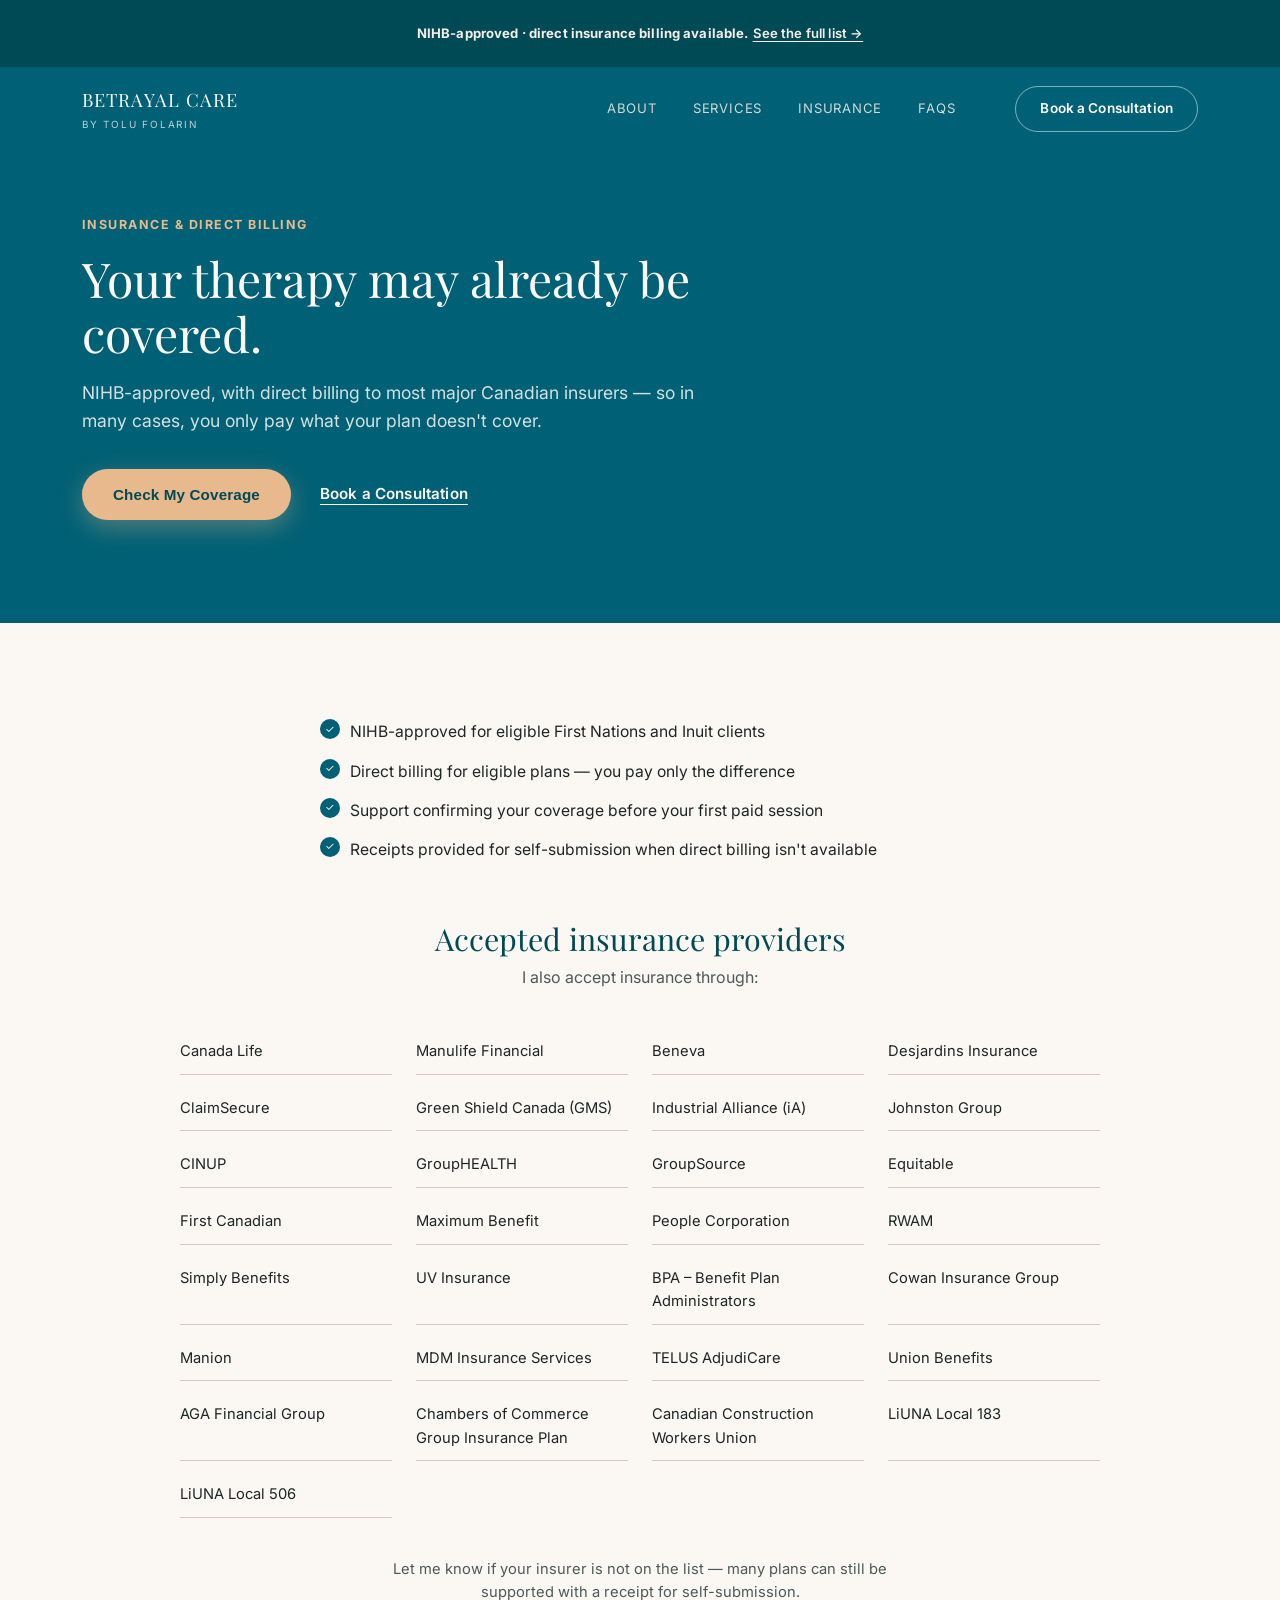
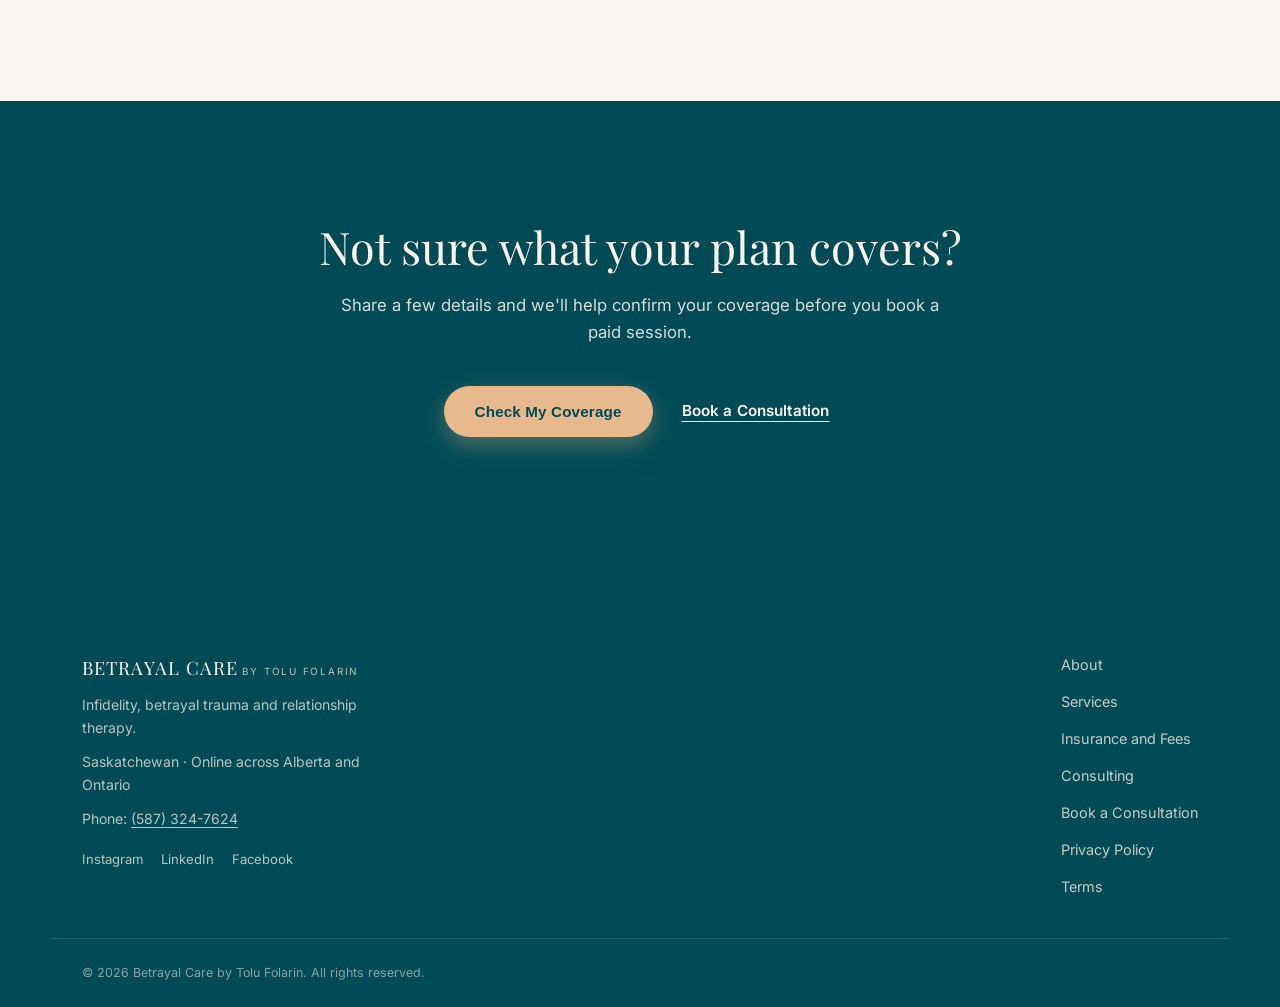
<file: insurance.html>
<!DOCTYPE html>
<html lang="en">
<head>
<meta charset="UTF-8" />
<meta name="viewport" content="width=device-width, initial-scale=1.0" />
<title>Insurance &amp; Direct Billing | Betrayal Care</title>
<meta name="description" content="NIHB-approved provider with direct billing to most major Canadian insurers. See the full list of accepted providers and check your coverage." />
<link rel="preconnect" href="https://fonts.googleapis.com">
<link rel="preconnect" href="https://fonts.gstatic.com" crossorigin>
<link href="https://fonts.googleapis.com/css2?family=Playfair+Display:ital,wght@0,400;0,500;0,600;0,700;1,400;1,500&family=Inter:wght@400;500;600;700&display=swap" rel="stylesheet">
<link rel="stylesheet" href="css/style.css">
</head>
<body>

<!-- Announcement bar -->
<div class="announce-bar">
  <p><strong>NIHB-approved &middot; direct insurance billing available.</strong> <a href="#insurer-list" class="announce-link">See the full list &rarr;</a></p>
</div>

<!-- Header / Nav -->
<header class="site-header" id="site-header">
  <div class="container header-inner">
    <a href="index.html" class="logo">
      <span class="logo-main">Betrayal Care</span>
      <span class="logo-sub">by Tolu Folarin</span>
    </a>
    <nav class="main-nav" id="main-nav">
      <a href="about.html">About</a>
      <a href="services.html">Services</a>
      <a href="insurance.html">Insurance</a>
      <a href="index.html#faq">FAQs</a>
    </nav>
    <a href="https://calendly.com/toluladefolarin" target="_blank" rel="noopener" class="btn btn-outline nav-cta">Book a Consultation</a>
    <button class="nav-toggle" id="nav-toggle" aria-label="Open menu" aria-expanded="false">
      <span></span><span></span><span></span>
    </button>
  </div>
</header>

<main id="top">

  <!-- PAGE INTRO -->
  <section class="page-intro">
    <div class="container">
      <p class="page-kicker">Insurance &amp; Direct Billing</p>
      <h1>Your therapy may already be covered.</h1>
      <p class="page-lede">NIHB-approved, with direct billing to most major Canadian insurers &mdash; so in many cases, you only pay what your plan doesn't cover.</p>
      <div class="hero-actions">
        <button class="btn btn-primary" id="open-coverage-form">Check My Coverage</button>
        <a href="https://calendly.com/toluladefolarin" target="_blank" rel="noopener" class="btn btn-link btn-link-light">Book a Consultation</a>
      </div>
    </div>
  </section>

  <!-- HOW IT WORKS -->
  <section class="insurance-hero-note">
    <div class="container">
      <ul class="check-list">
        <li>NIHB-approved for eligible First Nations and Inuit clients</li>
        <li>Direct billing for eligible plans &mdash; you pay only the difference</li>
        <li>Support confirming your coverage before your first paid session</li>
        <li>Receipts provided for self-submission when direct billing isn't available</li>
      </ul>
    </div>
  </section>

  <!-- INSURER LIST -->
  <section class="insurer-grid-section" id="insurer-list">
    <div class="container">
      <h2 class="insurer-grid-title">Accepted insurance providers</h2>
      <p class="insurer-grid-sub">I also accept insurance through:</p>
      <ul class="insurer-grid">
        <li>Canada Life</li>
        <li>Manulife Financial</li>
        <li>Beneva</li>
        <li>Desjardins Insurance</li>
        <li>ClaimSecure</li>
        <li>Green Shield Canada (GMS)</li>
        <li>Industrial Alliance (iA)</li>
        <li>Johnston Group</li>
        <li>CINUP</li>
        <li>GroupHEALTH</li>
        <li>GroupSource</li>
        <li>Equitable</li>
        <li>First Canadian</li>
        <li>Maximum Benefit</li>
        <li>People Corporation</li>
        <li>RWAM</li>
        <li>Simply Benefits</li>
        <li>UV Insurance</li>
        <li>BPA &ndash; Benefit Plan Administrators</li>
        <li>Cowan Insurance Group</li>
        <li>Manion</li>
        <li>MDM Insurance Services</li>
        <li>TELUS AdjudiCare</li>
        <li>Union Benefits</li>
        <li>AGA Financial Group</li>
        <li>Chambers of Commerce Group Insurance Plan</li>
        <li>Canadian Construction Workers Union</li>
        <li>LiUNA Local 183</li>
        <li>LiUNA Local 506</li>
      </ul>
      <p class="insurer-note">Let me know if your insurer is not on the list &mdash; many plans can still be supported with a receipt for self-submission.</p>
    </div>
  </section>

  <!-- FINAL CTA -->
  <section class="final-cta">
    <div class="container reveal">
      <h2>Not sure what your plan covers?</h2>
      <p>Share a few details and we'll help confirm your coverage before you book a paid session.</p>
      <div class="hero-actions center">
        <button class="btn btn-primary" id="open-coverage-form-2">Check My Coverage</button>
        <a href="https://calendly.com/toluladefolarin" target="_blank" rel="noopener" class="btn btn-link btn-link-light">Book a Consultation</a>
      </div>
    </div>
  </section>

</main>

<!-- FOOTER -->
<footer class="site-footer">
  <div class="container footer-inner">
    <div class="footer-brand">
      <span class="logo-main">Betrayal Care</span>
      <span class="logo-sub">by Tolu Folarin</span>
      <p>Infidelity, betrayal trauma and relationship therapy.</p>
      <p class="footer-location">Saskatchewan &middot; Online across Alberta and Ontario</p>
      <p class="footer-phone">Phone: <a href="tel:5873247624">(587) 324-7624</a></p>
      <div class="footer-social">
        <a href="https://www.instagram.com/tolu_folarin" target="_blank" rel="noopener">Instagram</a>
        <a href="https://www.linkedin.com/in/tolulade-folarin/" target="_blank" rel="noopener">LinkedIn</a>
        <a href="https://www.facebook.com/share/7ZRstHZGV8TfETGj/?mibextid=qi2Omg" target="_blank" rel="noopener">Facebook</a>
      </div>
    </div>
    <div class="footer-links">
      <a href="about.html">About</a>
      <a href="services.html">Services</a>
      <a href="insurance.html">Insurance and Fees</a>
      <a href="consulting.html">Consulting</a>
      <a href="https://calendly.com/toluladefolarin" target="_blank" rel="noopener">Book a Consultation</a>
      <a href="#">Privacy Policy</a>
      <a href="#">Terms</a>
    </div>
  </div>
  <div class="container footer-bottom">
    <p>&copy; <span id="year"></span> Betrayal Care by Tolu Folarin. All rights reserved.</p>
  </div>
</footer>

<!-- COVERAGE FORM MODAL -->
<div class="modal-overlay" id="coverage-modal">
  <div class="modal" role="dialog" aria-modal="true" aria-labelledby="modal-title">
    <button class="modal-close" id="modal-close" aria-label="Close">&times;</button>
    <h3 id="modal-title">Check my insurance coverage</h3>
    <p class="modal-sub">Share a few details and we will confirm what your plan covers before you book a paid session.</p>
    <form id="coverage-form">
      <label>Full name<input type="text" name="name" required></label>
      <label>Email<input type="email" name="email" required></label>
      <label>Phone number<input type="tel" name="phone" required></label>
      <label>Insurance provider
        <select name="provider" id="provider-select">
          <option value="">Select your provider</option>
          <option>Canada Life</option>
          <option>Manulife Financial</option>
          <option>Beneva</option>
          <option>Desjardins Insurance</option>
          <option>ClaimSecure</option>
          <option>Green Shield Canada (GMS)</option>
          <option>Industrial Alliance (iA)</option>
          <option>Johnston Group</option>
          <option>CINUP</option>
          <option>GroupHEALTH</option>
          <option>GroupSource</option>
          <option>Equitable</option>
          <option>First Canadian</option>
          <option>Maximum Benefit</option>
          <option>People Corporation</option>
          <option>RWAM</option>
          <option>Simply Benefits</option>
          <option>UV Insurance</option>
          <option>BPA &ndash; Benefit Plan Administrators</option>
          <option>Cowan Insurance Group</option>
          <option>Manion</option>
          <option>MDM Insurance Services</option>
          <option>TELUS AdjudiCare</option>
          <option>Union Benefits</option>
          <option>AGA Financial Group</option>
          <option>Chambers of Commerce Group Insurance Plan</option>
          <option>Canadian Construction Workers Union</option>
          <option>LiUNA Local 183</option>
          <option>LiUNA Local 506</option>
          <option value="other">Other (not listed)</option>
        </select>
      </label>
      <label id="provider-other-wrap" hidden>Please specify your provider<input type="text" name="providerOther" id="provider-other-input"></label>
      <label>Type of therapy
        <select name="therapyType">
          <option value="individual">Individual therapy</option>
          <option value="couples">Couples therapy</option>
        </select>
      </label>
      <label>Preferred contact method
        <select name="contactMethod">
          <option value="email">Email</option>
          <option value="phone">Phone</option>
        </select>
      </label>
      <button type="submit" class="btn btn-primary btn-full">Send My Request</button>
      <p class="form-note">We will never ask for full policy numbers through this form.</p>
    </form>
    <div class="form-success" id="form-success" hidden>
      <p>Thank you. We will be in touch shortly to confirm your coverage.</p>
    </div>
  </div>
</div>

<script src="js/main.js?v=2"></script>
</body>
</html>
</file>
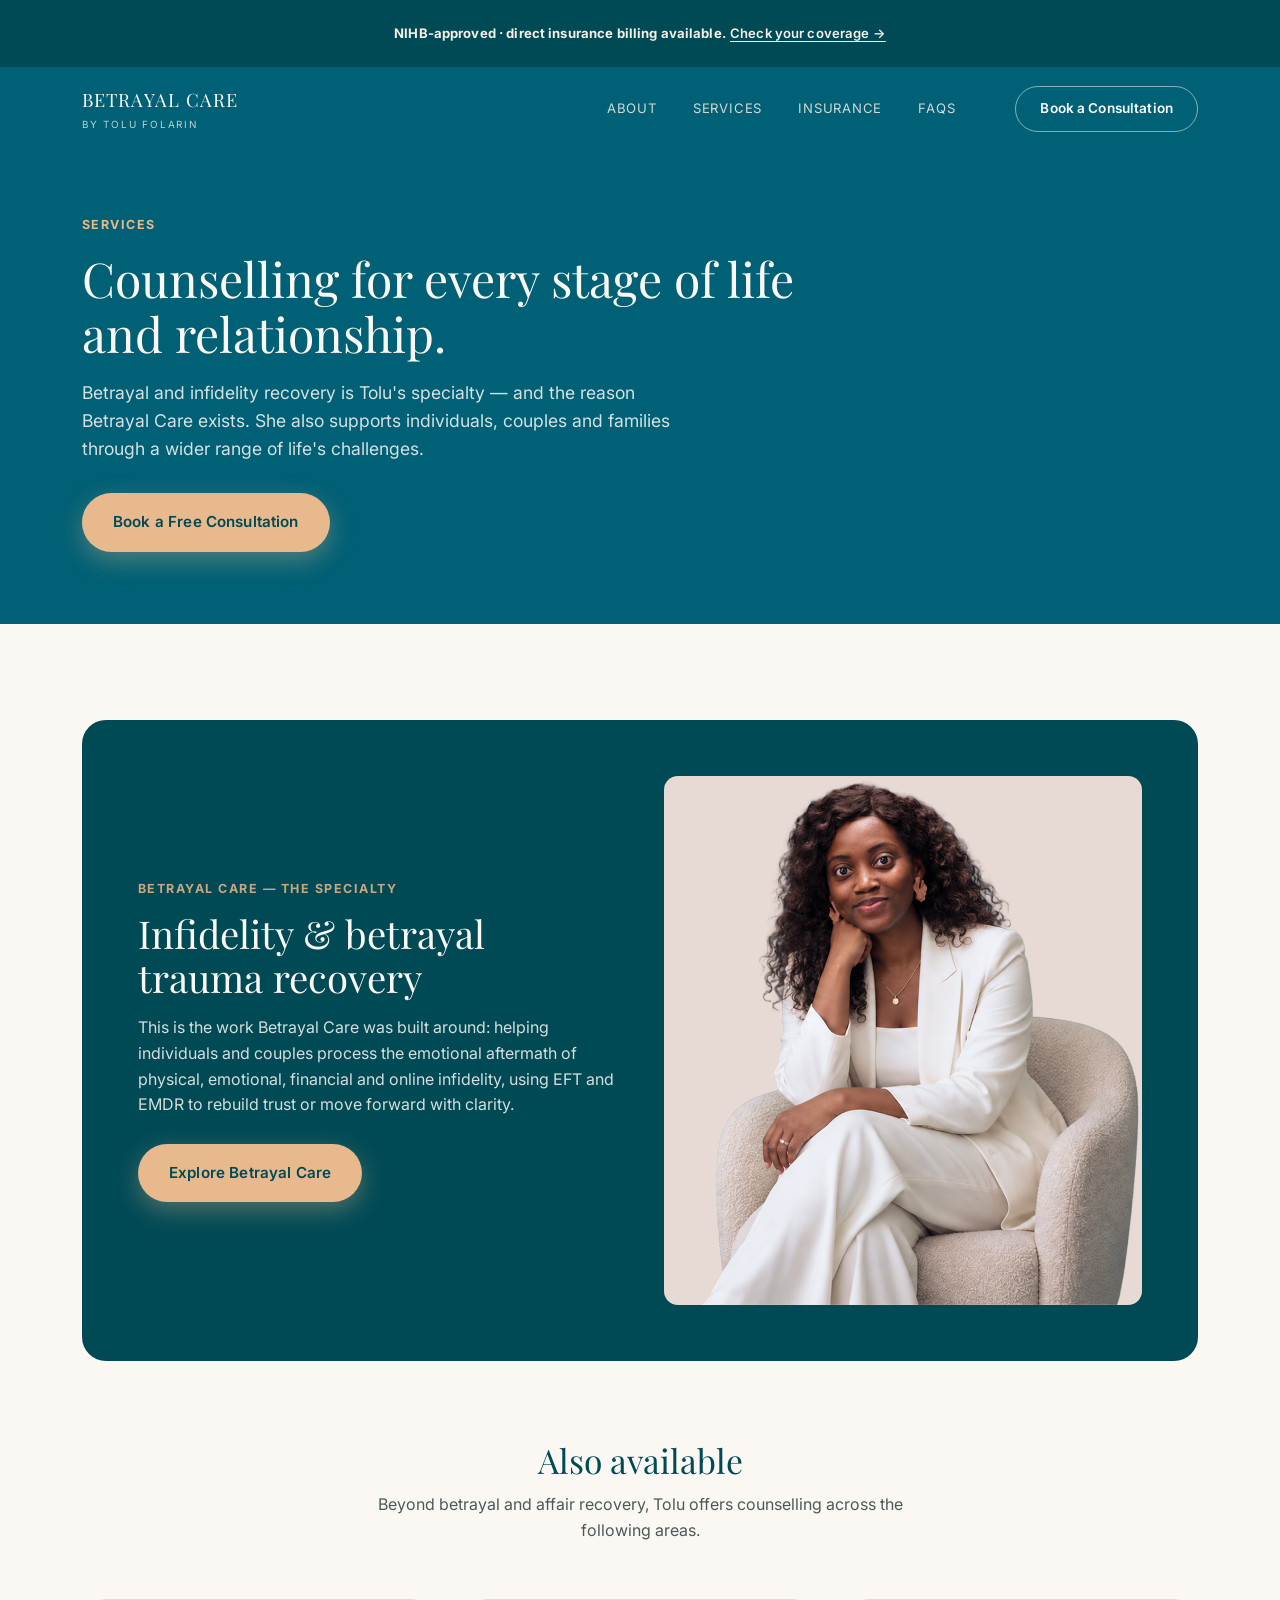
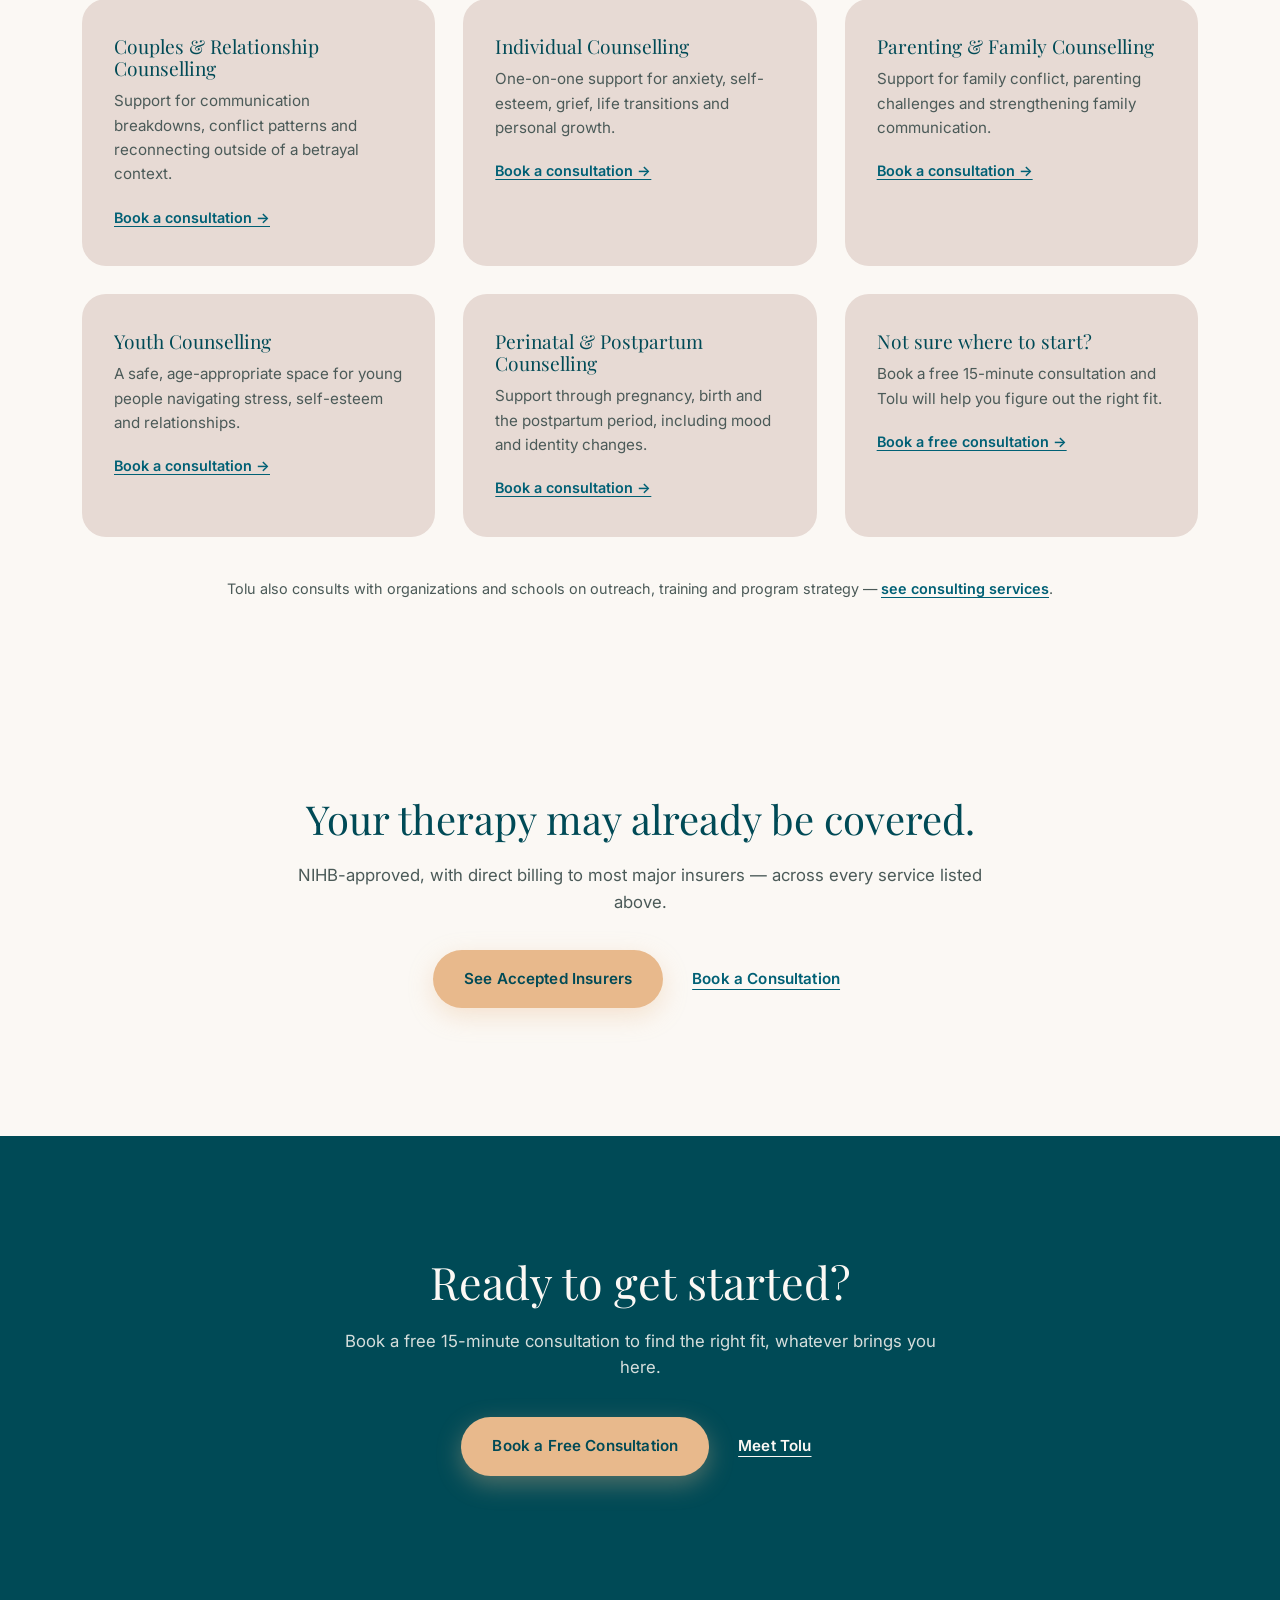
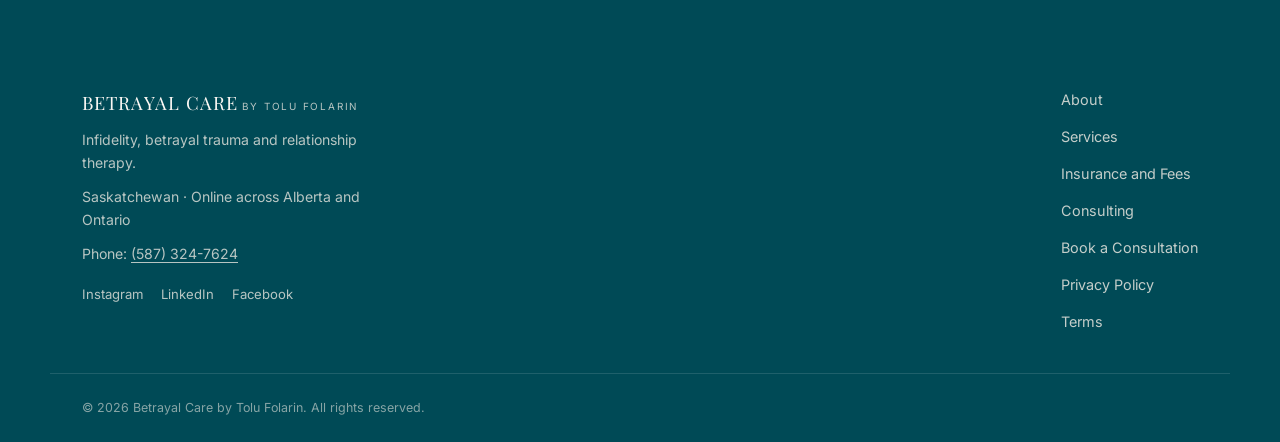
<file: services.html>
<!DOCTYPE html>
<html lang="en">
<head>
<meta charset="UTF-8" />
<meta name="viewport" content="width=device-width, initial-scale=1.0" />
<title>Counselling Services | Betrayal Care</title>
<meta name="description" content="Betrayal Care is Tolu Folarin's specialty, alongside individual, couples, family, youth and perinatal counselling. Explore all services and book a free consultation." />
<link rel="preconnect" href="https://fonts.googleapis.com">
<link rel="preconnect" href="https://fonts.gstatic.com" crossorigin>
<link href="https://fonts.googleapis.com/css2?family=Playfair+Display:ital,wght@0,400;0,500;0,600;0,700;1,400;1,500&family=Inter:wght@400;500;600;700&display=swap" rel="stylesheet">
<link rel="stylesheet" href="css/style.css">
</head>
<body>

<!-- Announcement bar -->
<div class="announce-bar">
  <p><strong>NIHB-approved &middot; direct insurance billing available.</strong> <a href="insurance.html" class="announce-link">Check your coverage &rarr;</a></p>
</div>

<!-- Header / Nav -->
<header class="site-header" id="site-header">
  <div class="container header-inner">
    <a href="index.html" class="logo">
      <span class="logo-main">Betrayal Care</span>
      <span class="logo-sub">by Tolu Folarin</span>
    </a>
    <nav class="main-nav" id="main-nav">
      <a href="about.html">About</a>
      <a href="services.html">Services</a>
      <a href="insurance.html">Insurance</a>
      <a href="index.html#faq">FAQs</a>
    </nav>
    <a href="https://calendly.com/toluladefolarin" target="_blank" rel="noopener" class="btn btn-outline nav-cta">Book a Consultation</a>
    <button class="nav-toggle" id="nav-toggle" aria-label="Open menu" aria-expanded="false">
      <span></span><span></span><span></span>
    </button>
  </div>
</header>

<main id="top">

  <!-- PAGE INTRO -->
  <section class="page-intro">
    <div class="container">
      <p class="page-kicker">Services</p>
      <h1>Counselling for every stage of life and relationship.</h1>
      <p class="page-lede">Betrayal and infidelity recovery is Tolu's specialty &mdash; and the reason Betrayal Care exists. She also supports individuals, couples and families through a wider range of life's challenges.</p>
      <a href="https://calendly.com/toluladefolarin" target="_blank" rel="noopener" class="btn btn-primary">Book a Free Consultation</a>
    </div>
  </section>

  <!-- FEATURED: BETRAYAL CARE -->
  <section class="services-section">
    <div class="container">
      <div class="service-featured reveal">
        <div class="service-featured-copy">
          <p class="page-kicker">Betrayal Care &mdash; the specialty</p>
          <h2>Infidelity &amp; betrayal trauma recovery</h2>
          <p>This is the work Betrayal Care was built around: helping individuals and couples process the emotional aftermath of physical, emotional, financial and online infidelity, using EFT and EMDR to rebuild trust or move forward with clarity.</p>
          <a href="index.html" class="btn btn-primary">Explore Betrayal Care</a>
        </div>
        <div class="service-featured-media">
          <img src="assets/tolu-portrait.png" alt="Tolu Folarin, Registered Social Worker" />
        </div>
      </div>

      <h2 class="services-grid-title">Also available</h2>
      <p class="services-grid-sub">Beyond betrayal and affair recovery, Tolu offers counselling across the following areas.</p>
      <div class="service-grid">
        <div class="service-card reveal">
          <h3>Couples &amp; Relationship Counselling</h3>
          <p>Support for communication breakdowns, conflict patterns and reconnecting outside of a betrayal context.</p>
          <a href="https://calendly.com/toluladefolarin" target="_blank" rel="noopener">Book a consultation &rarr;</a>
        </div>
        <div class="service-card reveal">
          <h3>Individual Counselling</h3>
          <p>One-on-one support for anxiety, self-esteem, grief, life transitions and personal growth.</p>
          <a href="https://calendly.com/toluladefolarin" target="_blank" rel="noopener">Book a consultation &rarr;</a>
        </div>
        <div class="service-card reveal">
          <h3>Parenting &amp; Family Counselling</h3>
          <p>Support for family conflict, parenting challenges and strengthening family communication.</p>
          <a href="https://calendly.com/toluladefolarin" target="_blank" rel="noopener">Book a consultation &rarr;</a>
        </div>
        <div class="service-card reveal">
          <h3>Youth Counselling</h3>
          <p>A safe, age-appropriate space for young people navigating stress, self-esteem and relationships.</p>
          <a href="https://calendly.com/toluladefolarin" target="_blank" rel="noopener">Book a consultation &rarr;</a>
        </div>
        <div class="service-card reveal">
          <h3>Perinatal &amp; Postpartum Counselling</h3>
          <p>Support through pregnancy, birth and the postpartum period, including mood and identity changes.</p>
          <a href="https://calendly.com/toluladefolarin" target="_blank" rel="noopener">Book a consultation &rarr;</a>
        </div>
        <div class="service-card reveal">
          <h3>Not sure where to start?</h3>
          <p>Book a free 15-minute consultation and Tolu will help you figure out the right fit.</p>
          <a href="https://calendly.com/toluladefolarin" target="_blank" rel="noopener">Book a free consultation &rarr;</a>
        </div>
      </div>
      <p class="services-consulting-note reveal">Tolu also consults with organizations and schools on outreach, training and program strategy &mdash; <a href="consulting.html">see consulting services</a>.</p>
    </div>
  </section>

  <!-- INSURANCE CALLOUT -->
  <section class="insurance" id="insurance">
    <div class="container insurance-inner">
      <div class="insurance-copy reveal">
        <h2>Your therapy may already be covered.</h2>
        <p>NIHB-approved, with direct billing to most major insurers &mdash; across every service listed above.</p>
        <div class="hero-actions">
          <a href="insurance.html" class="btn btn-primary">See Accepted Insurers</a>
          <a href="https://calendly.com/toluladefolarin" target="_blank" rel="noopener" class="btn btn-link">Book a Consultation</a>
        </div>
      </div>
    </div>
  </section>

  <!-- FINAL CTA -->
  <section class="final-cta">
    <div class="container reveal">
      <h2>Ready to get started?</h2>
      <p>Book a free 15-minute consultation to find the right fit, whatever brings you here.</p>
      <div class="hero-actions center">
        <a href="https://calendly.com/toluladefolarin" target="_blank" rel="noopener" class="btn btn-primary">Book a Free Consultation</a>
        <a href="about.html" class="btn btn-link btn-link-light">Meet Tolu</a>
      </div>
    </div>
  </section>

</main>

<!-- FOOTER -->
<footer class="site-footer">
  <div class="container footer-inner">
    <div class="footer-brand">
      <span class="logo-main">Betrayal Care</span>
      <span class="logo-sub">by Tolu Folarin</span>
      <p>Infidelity, betrayal trauma and relationship therapy.</p>
      <p class="footer-location">Saskatchewan &middot; Online across Alberta and Ontario</p>
      <p class="footer-phone">Phone: <a href="tel:5873247624">(587) 324-7624</a></p>
      <div class="footer-social">
        <a href="https://www.instagram.com/tolu_folarin" target="_blank" rel="noopener">Instagram</a>
        <a href="https://www.linkedin.com/in/tolulade-folarin/" target="_blank" rel="noopener">LinkedIn</a>
        <a href="https://www.facebook.com/share/7ZRstHZGV8TfETGj/?mibextid=qi2Omg" target="_blank" rel="noopener">Facebook</a>
      </div>
    </div>
    <div class="footer-links">
      <a href="about.html">About</a>
      <a href="services.html">Services</a>
      <a href="insurance.html">Insurance and Fees</a>
      <a href="consulting.html">Consulting</a>
      <a href="https://calendly.com/toluladefolarin" target="_blank" rel="noopener">Book a Consultation</a>
      <a href="#">Privacy Policy</a>
      <a href="#">Terms</a>
    </div>
  </div>
  <div class="container footer-bottom">
    <p>&copy; <span id="year"></span> Betrayal Care by Tolu Folarin. All rights reserved.</p>
  </div>
</footer>

<script src="js/main.js?v=2"></script>
</body>
</html>
</file>
<file: css/style.css>
/* =========================================================
   Betrayal Care by Tolu Folarin — Stylesheet
   Palette: deep teal, warm cream, dusty blush, soft peach
   ========================================================= */

:root {
  --teal-900: #004a56;
  --teal-800: #006075;
  --teal-700: #0d7690;
  --cream-050: #fbf8f4;
  --cream-100: #f5efe7;
  --blush-200: #e7dad4;
  --blush-300: #d9c7bf;
  --peach-400: #e8b98c;
  --peach-500: #e0a875;
  --ink-900: #1c2624;
  --ink-600: #4b5a58;
  --white: #ffffff;

  --font-serif: "Playfair Display", Georgia, serif;
  --font-sans: "Inter", -apple-system, BlinkMacSystemFont, sans-serif;

  --container-width: 1180px;
  --radius-md: 14px;
  --radius-lg: 24px;
  --transition: 0.35s cubic-bezier(0.22, 1, 0.36, 1);
}

* { box-sizing: border-box; }
html { scroll-behavior: smooth; }

body {
  margin: 0;
  font-family: var(--font-sans);
  color: var(--ink-900);
  background: var(--cream-050);
  line-height: 1.6;
  -webkit-font-smoothing: antialiased;
}

img { max-width: 100%; display: block; }
a { color: inherit; text-decoration: none; }
ul { list-style: none; margin: 0; padding: 0; }
h1, h2, h3 { font-family: var(--font-serif); font-weight: 400; line-height: 1.15; margin: 0; }

.container {
  max-width: var(--container-width);
  margin: 0 auto;
  padding-left: 32px;
  padding-right: 32px;
}

/* -------------------- Reveal animation -------------------- */
.reveal {
  opacity: 0;
  transform: translateY(24px);
  transition: opacity 0.8s ease, transform 0.8s cubic-bezier(0.22, 1, 0.36, 1);
}
.reveal.is-visible {
  opacity: 1;
  transform: translateY(0);
}
@media (prefers-reduced-motion: reduce) {
  .reveal { opacity: 1; transform: none; transition: none; }
}

/* -------------------- Buttons -------------------- */
.btn {
  display: inline-flex;
  align-items: center;
  justify-content: center;
  gap: 8px;
  padding: 16px 30px;
  border-radius: 100px;
  font-size: 0.95rem;
  font-weight: 600;
  letter-spacing: 0.01em;
  border: 1px solid transparent;
  cursor: pointer;
  transition: transform var(--transition), box-shadow var(--transition), background var(--transition), color var(--transition);
  white-space: nowrap;
}
.btn:hover { transform: translateY(-2px); }

.btn-primary {
  background: var(--peach-400);
  color: var(--teal-900);
  box-shadow: 0 8px 24px rgba(232, 185, 140, 0.35);
}
.btn-primary:hover { background: var(--peach-500); box-shadow: 0 12px 28px rgba(232, 185, 140, 0.45); }

.btn-primary-dark {
  background: var(--teal-800);
  color: var(--cream-050);
  box-shadow: 0 8px 24px rgba(14, 72, 76, 0.25);
}
.btn-primary-dark:hover { background: var(--teal-900); }

.btn-outline {
  border-color: rgba(255,255,255,0.5);
  color: var(--white);
  padding: 11px 24px;
  font-size: 0.85rem;
}
.btn-outline:hover { background: rgba(255,255,255,0.1); }

.btn-link {
  background: none;
  padding: 16px 6px;
  color: var(--teal-800);
  text-underline-offset: 5px;
  text-decoration: underline;
  font-weight: 600;
}
.btn-link:hover { color: var(--peach-500); transform: none; }
.btn-link-light { color: var(--cream-050); }
.btn-link-light:hover { color: var(--peach-400); }

.btn-full { width: 100%; }

/* -------------------- Announcement bar -------------------- */
.announce-bar {
  background: var(--teal-900);
  color: var(--cream-100);
  text-align: center;
  font-size: 0.82rem;
  padding: 10px 20px;
  letter-spacing: 0.01em;
}
.announce-link { text-decoration: underline; text-underline-offset: 3px; font-weight: 600; }

/* -------------------- Header -------------------- */
.site-header {
  position: sticky;
  top: 0;
  z-index: 50;
  background: var(--teal-800);
}
.header-inner {
  display: flex;
  align-items: center;
  justify-content: space-between;
  padding-top: 18px;
  padding-bottom: 18px;
  gap: 24px;
}
.logo { display: flex; flex-direction: column; color: var(--cream-050); }
.logo-main {
  font-family: var(--font-serif);
  font-size: 1.15rem;
  letter-spacing: 0.06em;
  text-transform: uppercase;
}
.logo-sub {
  font-size: 0.62rem;
  letter-spacing: 0.18em;
  text-transform: uppercase;
  opacity: 0.75;
  margin-top: 2px;
}
.main-nav {
  display: flex;
  gap: 36px;
  margin-left: auto;
  margin-right: 36px;
}
.main-nav a {
  color: var(--cream-100);
  font-size: 0.82rem;
  letter-spacing: 0.06em;
  text-transform: uppercase;
  opacity: 0.85;
  transition: opacity 0.2s ease;
}
.main-nav a:hover { opacity: 1; }
.nav-toggle {
  display: none;
  flex-direction: column;
  gap: 5px;
  background: none;
  border: none;
  cursor: pointer;
  padding: 6px;
}
.nav-toggle span { width: 22px; height: 2px; background: var(--cream-050); display: block; }

/* -------------------- Hero -------------------- */
/*
  Desktop sizing model: the portrait's HEIGHT is the driver (set directly,
  via --media-h), not the text column's height. The section's min-height is
  derived from that same variable, so the image can be enlarged/moved by
  changing one number, with no separate "reserved space" to keep in sync.
  The image is bottom-anchored (bottom:0) and sized by height only — width
  is intrinsic (auto) so its natural proportions are never stretched.
*/
.hero {
  --media-h: clamp(600px, 48vw, 780px);
  background: var(--teal-800);
  color: var(--cream-050);
  overflow: hidden;
  position: relative;
  min-height: calc(var(--media-h) + 60px);
}
.hero-top {
  position: relative;
  z-index: 2;
  padding-top: 36px;
}
.hero-bottom {
  position: relative;
  z-index: 2;
  padding-bottom: 64px;
}
.hero h1 {
  font-size: clamp(2.3rem, 4vw, 3.2rem);
  /* Desktop only: pushes the headline down by exactly one line (matching
     the h1/h2/h3 base line-height of 1.15) so the first line starts where
     the second line used to sit. Reset to 0 for mobile/tablet below. */
  margin-top: 1.15em;
  margin-bottom: 0;
  max-width: 540px;
  letter-spacing: -0.01em;
}
.hero-lede { font-size: 1.1rem; font-weight: 500; margin: 28px 0 30px; max-width: 460px; }
.hero-actions { display: flex; align-items: center; flex-wrap: wrap; gap: 16px 22px; margin-bottom: 28px; }
.hero-actions.center { justify-content: center; }
.hero-actions .btn-link { color: var(--cream-050); }
.trust-line {
  font-size: 0.78rem;
  letter-spacing: 0.05em;
  text-transform: uppercase;
  opacity: 0.75;
  margin: 0 0 10px;
  max-width: 540px;
}
.location-line { font-size: 0.85rem; opacity: 0.65; margin: 0; }

/* Desktop: bold portrait anchored to the hero's bottom-right, sized by
   height so it stays large and keeps its natural proportions. */
.hero-media {
  position: absolute;
  bottom: 0;
  right: 0;
  height: var(--media-h);
  width: auto;
  z-index: 1;
  pointer-events: none;
}
.hero-portrait {
  display: block;
  height: 100%;
  width: auto;
  object-fit: contain;
  object-position: bottom right;
}
@media (max-width: 1240px) {
  .hero { --media-h: clamp(500px, 52vw, 640px); }
  .hero h1, .trust-line, .hero-lede { max-width: 420px; }
}

/* -------------------- Identify section -------------------- */
.identify { background: var(--blush-200); padding: 96px 0; }
.section-kicker {
  font-size: clamp(1.7rem, 3vw, 2.3rem);
  text-align: center;
  margin-bottom: 56px;
  color: var(--teal-900);
}
.identify-grid {
  display: grid;
  grid-template-columns: repeat(3, 1fr);
  gap: 28px;
  margin-bottom: 56px;
}
.identify-card {
  background: var(--cream-050);
  border-radius: var(--radius-lg);
  padding: 40px 32px;
  transition: transform var(--transition), box-shadow var(--transition);
}
.identify-card:hover { transform: translateY(-6px); box-shadow: 0 20px 40px rgba(12, 63, 66, 0.08); }
.identify-num {
  display: inline-block;
  font-family: var(--font-serif);
  font-size: 0.9rem;
  color: var(--peach-500);
  border: 1px solid var(--blush-300);
  border-radius: 50%;
  width: 34px; height: 34px;
  line-height: 32px;
  text-align: center;
  margin-bottom: 22px;
}
.identify-card h3 { font-size: 1.25rem; margin-bottom: 12px; color: var(--teal-900); }
.identify-card p { margin: 0; color: var(--ink-600); font-size: 0.95rem; }
.identify-close { text-align: center; }
.identify-close p {
  font-family: var(--font-serif);
  font-style: italic;
  font-size: 1.3rem;
  color: var(--teal-900);
  margin: 0 auto 28px;
  max-width: 560px;
}

/* -------------------- Insurance section -------------------- */
.insurance { background: var(--cream-050); padding: 100px 0; }
.insurance-inner { display: flex; justify-content: center; }
.insurance-copy { max-width: 700px; text-align: center; }
.insurance-copy h2 {
  font-size: clamp(1.8rem, 3.4vw, 2.5rem);
  color: var(--teal-900);
  margin-bottom: 20px;
}
.insurance-copy > p { font-size: 1.05rem; color: var(--ink-600); margin-bottom: 34px; }
.check-list {
  display: inline-grid;
  text-align: left;
  gap: 14px;
  margin: 0 auto 36px;
}
.check-list.two-col { grid-template-columns: 1fr 1fr; column-gap: 32px; text-align: left; margin: 0 0 34px; display: grid; }
.check-list li {
  position: relative;
  padding-left: 30px;
  font-size: 0.98rem;
  color: var(--ink-900);
}
.check-list li::before {
  content: "\2713";
  position: absolute;
  left: 0; top: 0;
  width: 20px; height: 20px;
  border-radius: 50%;
  background: var(--teal-800);
  color: var(--cream-050);
  font-size: 0.68rem;
  display: flex;
  align-items: center;
  justify-content: center;
}
.insurance .hero-actions { justify-content: center; }
.insurance .btn-link { color: var(--teal-800); }
.insurer-list { font-size: 0.85rem; color: var(--ink-600); max-width: 620px; margin: 0 auto 14px; }
.insurer-list a { color: var(--teal-800); text-decoration: underline; text-underline-offset: 3px; font-weight: 600; }
.disclaimer { font-size: 0.82rem; color: var(--ink-600); opacity: 0.8; max-width: 560px; margin: 0 auto; }

/* -------------------- Specialized care -------------------- */
.specialized { background: var(--teal-900); color: var(--cream-050); padding: 110px 0; }
.specialized-inner { display: flex; justify-content: center; }
.specialized-copy { max-width: 720px; text-align: center; }
.specialized h2 { font-size: clamp(1.9rem, 3.6vw, 2.6rem); margin-bottom: 22px; }
.specialized .lede { font-size: 1.08rem; opacity: 0.85; margin-bottom: 30px; }
.specialized > .specialized-inner .specialized-copy > p { color: var(--cream-100); margin-bottom: 20px; }
.specialized .check-list.two-col { justify-content: center; margin-left: auto; margin-right: auto; max-width: 560px; }
.specialized .check-list li { color: var(--cream-050); }
.specialized .check-list li::before { background: var(--peach-400); color: var(--teal-900); }

/* -------------------- Process -------------------- */
.process { background: var(--blush-200); padding: 100px 0; }
.section-title {
  font-size: clamp(1.8rem, 3.2vw, 2.4rem);
  text-align: center;
  color: var(--teal-900);
  margin-bottom: 60px;
}
.process-grid {
  display: grid;
  grid-template-columns: repeat(3, 1fr);
  gap: 32px;
  margin-bottom: 56px;
}
.process-step { text-align: center; padding: 0 12px; }
.process-num {
  display: inline-flex;
  align-items: center;
  justify-content: center;
  width: 52px; height: 52px;
  border-radius: 50%;
  background: var(--teal-800);
  color: var(--cream-050);
  font-family: var(--font-serif);
  font-size: 1.3rem;
  margin-bottom: 22px;
}
.process-step h3 { font-size: 1.2rem; color: var(--teal-900); margin-bottom: 12px; }
.process-step p { color: var(--ink-600); font-size: 0.95rem; margin: 0; }
.process-cta { text-align: center; }

/* -------------------- About -------------------- */
.about { background: var(--cream-050); padding: 110px 0; }
.about-inner {
  display: grid;
  grid-template-columns: 0.8fr 1.2fr;
  gap: 64px;
  align-items: center;
}
.about-media img {
  border-radius: var(--radius-lg);
  background: var(--blush-200);
}
.about h2 { font-size: clamp(1.9rem, 3.4vw, 2.5rem); color: var(--teal-900); margin-bottom: 10px; }
.about-credentials { font-size: 0.85rem; letter-spacing: 0.04em; text-transform: uppercase; color: var(--peach-500); font-weight: 600; margin-bottom: 22px; }
.about-copy p { color: var(--ink-600); margin: 0 0 18px; }
.trust-points {
  display: grid;
  grid-template-columns: 1fr 1fr;
  gap: 10px 24px;
  margin: 24px 0 30px;
}
.trust-points li {
  position: relative;
  padding-left: 22px;
  font-size: 0.92rem;
  color: var(--ink-900);
}
.trust-points li::before {
  content: "";
  position: absolute;
  left: 0; top: 8px;
  width: 8px; height: 8px;
  border-radius: 50%;
  background: var(--peach-400);
}

/* -------------------- Testimonials -------------------- */
.testimonials { background: var(--teal-800); color: var(--cream-050); padding: 100px 0; }
.testimonials .section-title { color: var(--cream-050); margin-bottom: 14px; }
.testimonial-note { text-align: center; font-size: 0.82rem; opacity: 0.65; margin: 0 0 56px; }
.testimonial-grid {
  display: grid;
  grid-template-columns: repeat(3, 1fr);
  gap: 28px;
}
.testimonial {
  margin: 0;
  background: rgba(255,255,255,0.06);
  border: 1px solid rgba(255,255,255,0.1);
  border-radius: var(--radius-lg);
  padding: 34px 30px;
}
.testimonial p {
  font-family: var(--font-serif);
  font-style: italic;
  font-size: 1.05rem;
  line-height: 1.5;
  margin: 0 0 18px;
}
.testimonial footer { font-size: 0.82rem; opacity: 0.7; }

/* -------------------- FAQ -------------------- */
.faq { background: var(--cream-050); padding: 100px 0; }
.faq-inner { max-width: 760px; margin: 0 auto; }
.faq-list { display: flex; flex-direction: column; gap: 14px; }
.faq-item {
  background: var(--blush-200);
  border-radius: var(--radius-md);
  padding: 6px 26px;
}
.faq-item summary {
  cursor: pointer;
  list-style: none;
  padding: 20px 0;
  font-weight: 600;
  color: var(--teal-900);
  display: flex;
  align-items: center;
  justify-content: space-between;
}
.faq-item summary::-webkit-details-marker { display: none; }
.faq-item summary::after {
  content: "+";
  font-size: 1.4rem;
  color: var(--peach-500);
  transition: transform 0.3s ease;
  margin-left: 12px;
}
.faq-item[open] summary::after { transform: rotate(45deg); }
.faq-item p { margin: 0 0 22px; color: var(--ink-600); }

/* -------------------- Final CTA -------------------- */
.final-cta {
  background: var(--teal-900);
  color: var(--cream-050);
  text-align: center;
  padding: 120px 0;
}
.final-cta h2 { font-size: clamp(2rem, 4vw, 2.8rem); margin-bottom: 20px; }
.final-cta p { font-size: 1.05rem; opacity: 0.85; max-width: 600px; margin: 0 auto 36px; }
.accepting-line { font-size: 0.85rem; opacity: 0.65; margin-top: 30px; }

/* -------------------- Footer -------------------- */
.site-footer { background: var(--teal-900); color: var(--cream-100); padding: 64px 0 24px; }
.footer-inner {
  display: flex;
  justify-content: space-between;
  flex-wrap: wrap;
  gap: 40px;
  padding-bottom: 40px;
  border-bottom: 1px solid rgba(255,255,255,0.12);
}
.footer-brand p { margin: 12px 0 0; font-size: 0.88rem; opacity: 0.75; max-width: 320px; }
.footer-brand .logo-main { color: var(--cream-050); }
.footer-brand a { text-decoration: underline; text-underline-offset: 3px; }
.footer-social { display: flex; gap: 18px; margin-top: 18px; }
.footer-social a { font-size: 0.82rem; opacity: 0.75; text-decoration: none; }
.footer-social a:hover { opacity: 1; }
.footer-links { display: flex; flex-direction: column; gap: 14px; align-self: flex-start; }
.footer-links a { font-size: 0.9rem; opacity: 0.8; transition: opacity 0.2s ease; }
.footer-links a:hover { opacity: 1; }
.footer-bottom { padding-top: 24px; }
.footer-bottom p { margin: 0; font-size: 0.78rem; opacity: 0.55; }

/* -------------------- Modal -------------------- */
.modal-overlay {
  position: fixed;
  inset: 0;
  background: rgba(12, 63, 66, 0.55);
  backdrop-filter: blur(3px);
  display: flex;
  align-items: center;
  justify-content: center;
  padding: 20px;
  z-index: 200;
  opacity: 0;
  visibility: hidden;
  transition: opacity 0.3s ease, visibility 0.3s ease;
}
.modal-overlay.is-open { opacity: 1; visibility: visible; }
.modal {
  background: var(--cream-050);
  border-radius: var(--radius-lg);
  padding: 44px 40px;
  max-width: 480px;
  width: 100%;
  max-height: 90vh;
  overflow-y: auto;
  position: relative;
  transform: translateY(16px) scale(0.98);
  transition: transform 0.3s ease;
}
.modal-overlay.is-open .modal { transform: translateY(0) scale(1); }
.modal h3 { font-size: 1.5rem; color: var(--teal-900); margin-bottom: 10px; }
.modal-sub { font-size: 0.92rem; color: var(--ink-600); margin: 0 0 26px; }
.modal-close {
  position: absolute;
  top: 18px; right: 18px;
  background: none;
  border: none;
  font-size: 1.6rem;
  line-height: 1;
  color: var(--ink-600);
  cursor: pointer;
}
#coverage-form { display: flex; flex-direction: column; gap: 16px; }
#coverage-form label {
  font-size: 0.82rem;
  font-weight: 600;
  color: var(--teal-900);
  display: flex;
  flex-direction: column;
  gap: 6px;
}
#coverage-form label[hidden] { display: none; }
#coverage-form input, #coverage-form select {
  font-family: var(--font-sans);
  font-size: 0.95rem;
  padding: 12px 14px;
  border-radius: 10px;
  border: 1px solid var(--blush-300);
  background: var(--white);
  color: var(--ink-900);
}
#coverage-form input:focus, #coverage-form select:focus {
  outline: 2px solid var(--peach-400);
  outline-offset: 1px;
}
.form-note { font-size: 0.76rem; color: var(--ink-600); opacity: 0.75; text-align: center; margin: 4px 0 0; }
.form-success { text-align: center; padding: 20px 0; }
.form-success p { font-size: 1.05rem; color: var(--teal-900); }

/* -------------------- Sub-page intro band -------------------- */
/* Shared small hero for interior pages (Services, Insurance, Consulting) —
   deliberately lighter-weight than the homepage hero (no portrait), just
   enough to orient the visitor and carry the page's primary CTA. */
.page-intro { background: var(--teal-800); color: var(--cream-050); padding: 64px 0 72px; }
.page-kicker {
  font-size: 0.78rem;
  font-weight: 700;
  letter-spacing: 0.12em;
  text-transform: uppercase;
  color: var(--peach-400);
  margin: 0 0 16px;
}
.page-intro h1 { font-size: clamp(2.1rem, 3.8vw, 3rem); max-width: 720px; margin-bottom: 18px; }
.page-lede { font-size: 1.1rem; opacity: 0.85; max-width: 620px; margin: 0 0 30px; }

/* Consulting intro: two-column variant of .page-intro pairing the
   full-length standing portrait with the copy. Image is height-driven
   (object-fit: contain, width: auto) so it keeps its natural proportions
   at every size — same technique as the hero portrait. */
.consulting-intro { padding-bottom: 0; }
.consulting-intro-inner {
  display: grid;
  grid-template-columns: 1fr minmax(180px, 240px);
  gap: 48px;
  align-items: end;
}
.consulting-intro-copy { padding-bottom: 56px; }
.consulting-intro-media { height: clamp(340px, 30vw, 460px); display: flex; justify-content: center; }
.consulting-intro-media img { height: 100%; width: auto; object-fit: contain; }

/* -------------------- Services page -------------------- */
.services-section { background: var(--cream-050); padding: 96px 0; }
.service-featured {
  display: grid;
  grid-template-columns: 1fr 1fr;
  gap: 48px;
  align-items: center;
  background: var(--teal-900);
  color: var(--cream-050);
  border-radius: var(--radius-lg);
  padding: 56px;
  margin-bottom: 80px;
}
.service-featured .page-kicker { margin-bottom: 12px; }
.service-featured h2 { font-size: clamp(1.8rem, 3vw, 2.4rem); margin-bottom: 16px; }
.service-featured p { opacity: 0.85; margin: 0 0 26px; }
.service-featured-media img { width: 100%; border-radius: var(--radius-md); background: var(--blush-200); }
.services-grid-title { text-align: center; margin-bottom: 12px; color: var(--teal-900); font-size: clamp(1.6rem, 2.8vw, 2.1rem); }
.services-grid-sub { text-align: center; color: var(--ink-600); max-width: 560px; margin: 0 auto 56px; }
.service-grid {
  display: grid;
  grid-template-columns: repeat(3, 1fr);
  gap: 28px;
}
.service-card {
  background: var(--blush-200);
  border-radius: var(--radius-lg);
  padding: 36px 32px;
}
.service-card h3 { color: var(--teal-900); font-size: 1.2rem; margin-bottom: 10px; }
.service-card p { color: var(--ink-600); font-size: 0.95rem; margin: 0 0 18px; }
.service-card a { color: var(--teal-800); font-weight: 600; text-decoration: underline; text-underline-offset: 3px; font-size: 0.9rem; }
.services-consulting-note { text-align: center; color: var(--ink-600); font-size: 0.9rem; margin: 40px 0 0; }
.services-consulting-note a { color: var(--teal-800); font-weight: 600; text-decoration: underline; text-underline-offset: 3px; }

/* -------------------- Insurance landing page -------------------- */
.insurance-hero-note { background: var(--cream-050); padding: 96px 0 40px; }
.insurance-hero-note .check-list { max-width: 640px; margin: 0 auto; display: grid; gap: 14px; }
.insurer-grid-section { background: var(--cream-050); padding: 20px 0 96px; }
.insurer-grid-title { text-align: center; color: var(--teal-900); font-size: clamp(1.5rem, 2.6vw, 1.9rem); margin-bottom: 8px; }
.insurer-grid-sub { text-align: center; color: var(--ink-600); margin: 0 0 40px; }
.insurer-grid {
  display: grid;
  grid-template-columns: repeat(4, 1fr);
  gap: 12px 24px;
  max-width: 920px;
  margin: 0 auto 40px;
  padding: 0;
}
.insurer-grid li {
  font-size: 0.92rem;
  color: var(--ink-900);
  padding: 10px 0;
  border-bottom: 1px solid var(--blush-300);
}
.insurer-note { text-align: center; color: var(--ink-600); font-size: 0.92rem; max-width: 560px; margin: 0 auto; }

/* -------------------- Consulting page -------------------- */
.consulting-section { background: var(--cream-050); padding: 96px 0; }
.consulting-grid {
  display: grid;
  grid-template-columns: repeat(2, 1fr);
  gap: 24px;
  margin: 48px 0 64px;
}
.consulting-card {
  background: var(--blush-200);
  border-radius: var(--radius-lg);
  padding: 32px;
}
.consulting-card h3 { color: var(--teal-900); font-size: 1.1rem; margin-bottom: 10px; }
.consulting-card p { color: var(--ink-600); font-size: 0.95rem; margin: 0; }
.consulting-advocacy {
  background: var(--teal-900);
  color: var(--cream-050);
  border-radius: var(--radius-lg);
  padding: 44px;
}
.consulting-advocacy h3 { font-size: 1.3rem; margin-bottom: 14px; }
.consulting-advocacy p { opacity: 0.85; margin: 0 0 18px; }
.consulting-advocacy a { color: var(--peach-400); font-weight: 600; }

/* -------------------- Responsive -------------------- */
@media (max-width: 980px) {
  .hero { min-height: 0; }
  .hero-top {
    max-width: 100%;
    text-align: center;
    padding-top: 24px;
    padding-bottom: 20px;
    display: flex;
    flex-direction: column;
    align-items: center;
  }
  .hero h1 { margin-top: 0; }
  .hero-bottom {
    max-width: 100%;
    text-align: center;
    padding-top: 32px;
    padding-bottom: 56px;
    /* Grounds the portrait at a section boundary instead of letting it float
       in the same flat teal — the seam sits exactly at the image's bottom edge. */
    background: var(--teal-700);
  }
  .hero-lede { margin-left: auto; margin-right: auto; }
  .hero-actions { justify-content: center; }
  /* Bold, full-width portrait between the headline and body copy — she is
     the sell. `contain` + auto height (from the image's own aspect ratio)
     guarantees her full face and hair are always visible, at any width. */
  .hero-media {
    position: static;
    width: 100%;
    height: auto;
    margin: 0;
    z-index: 0;
    line-height: 0;
  }
  .hero-portrait {
    width: 100%;
    height: auto;
    object-fit: contain;
    object-position: center top;
  }
  .identify-grid, .process-grid, .testimonial-grid { grid-template-columns: 1fr; }
  .about-inner { grid-template-columns: 1fr; }
  .about-media { max-width: 320px; margin: 0 auto; }
  .check-list.two-col { grid-template-columns: 1fr; }
  .trust-points { grid-template-columns: 1fr; }
  .service-featured { grid-template-columns: 1fr; padding: 36px 28px; gap: 28px; }
  .service-grid { grid-template-columns: 1fr 1fr; }
  .consulting-grid { grid-template-columns: 1fr; }
  .consulting-intro-inner {
    grid-template-columns: 1fr;
    text-align: center;
  }
  .consulting-intro-copy { padding-bottom: 0; }
  .consulting-intro-media {
    order: -1;
    height: clamp(300px, 62vw, 420px);
    margin: 0 auto 8px;
  }
  .insurer-grid { grid-template-columns: repeat(2, 1fr); }
  .main-nav {
    display: none;
    position: absolute;
    top: 100%;
    left: 0;
    right: 0;
    background: var(--teal-800);
    flex-direction: column;
    gap: 0;
    padding: 8px 32px 20px;
    margin: 0;
  }
  .main-nav.is-open { display: flex; }
  .main-nav a { padding: 12px 0; border-bottom: 1px solid rgba(255,255,255,0.08); }
  .nav-cta { display: none; }
  .nav-toggle { display: flex; }
}

@media (max-width: 600px) {
  .container { padding-left: 22px; padding-right: 22px; }
  .identify, .insurance, .specialized, .process, .about, .testimonials, .faq { padding: 72px 0; }
  .final-cta { padding: 88px 0; }
  .modal { padding: 32px 24px; }
  .service-grid { grid-template-columns: 1fr; }
  .insurer-grid { grid-template-columns: 1fr 1fr; gap: 10px 16px; }
}
</file>
